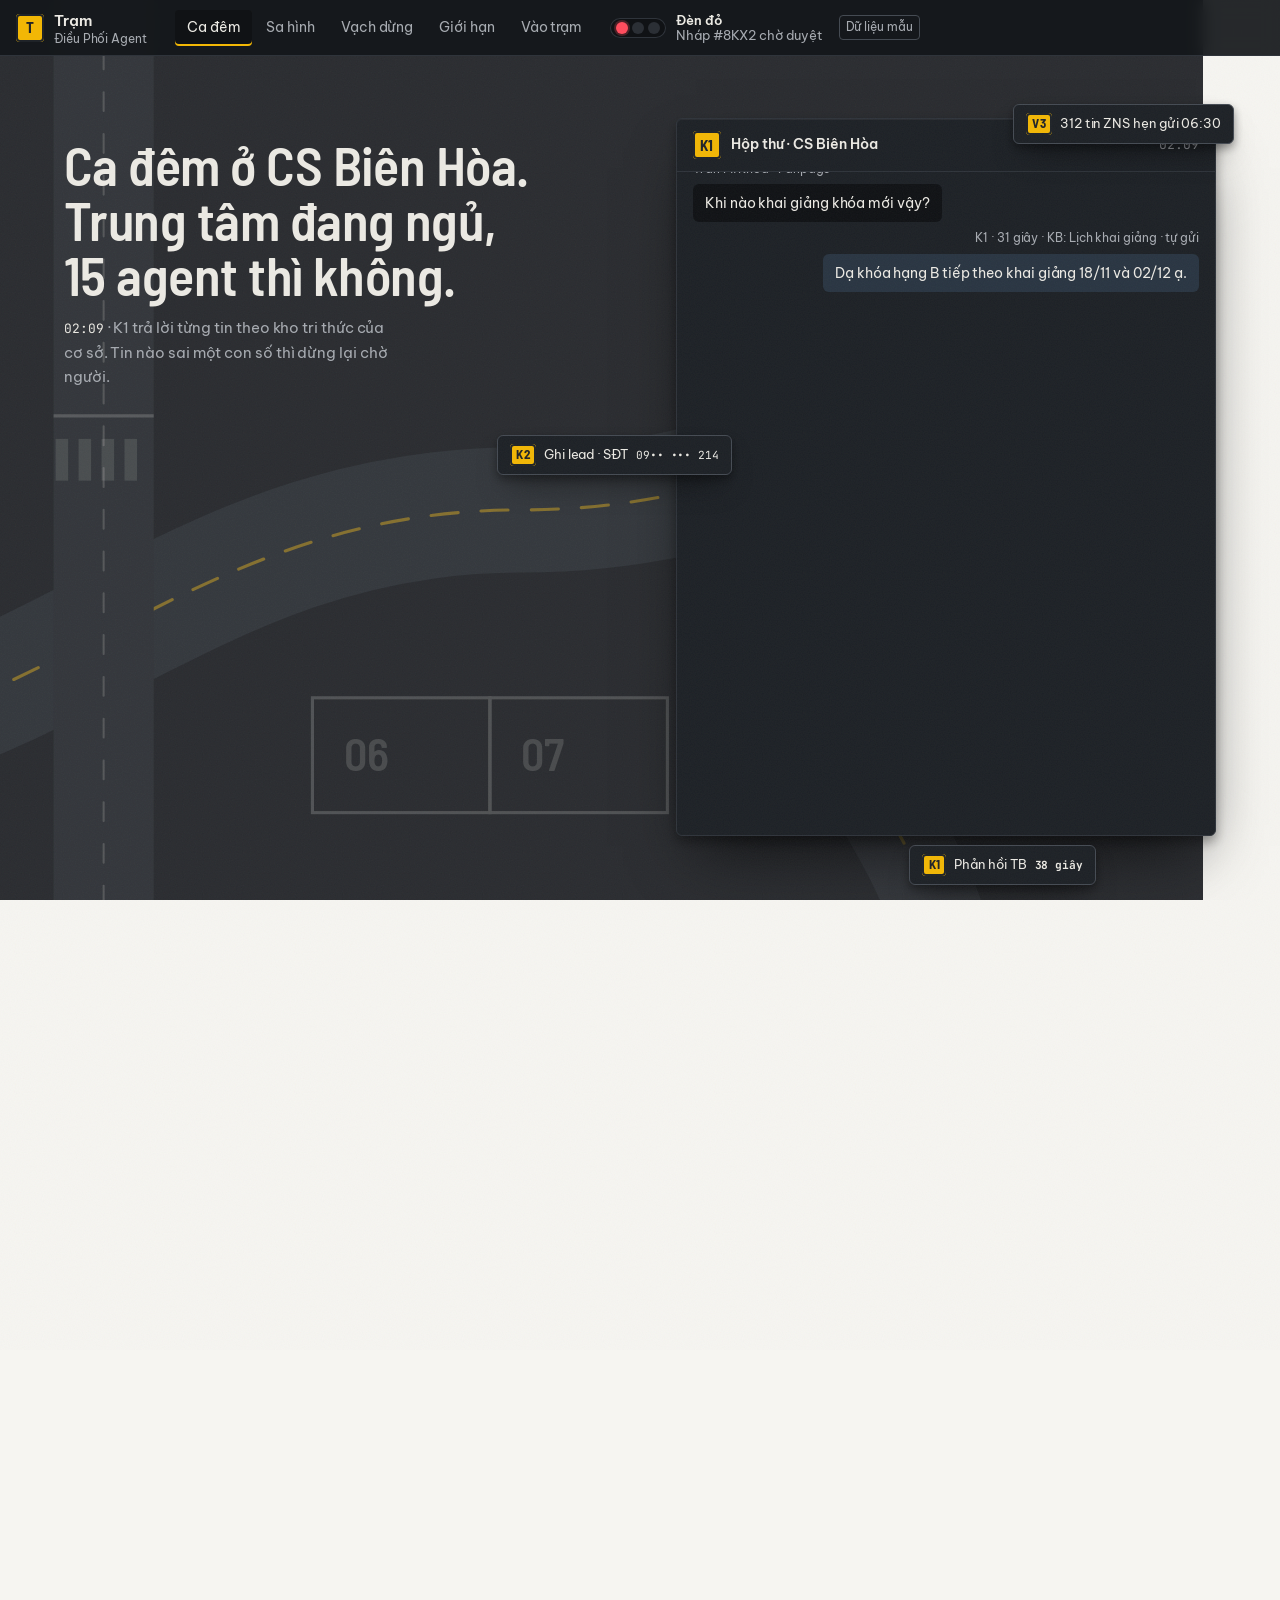
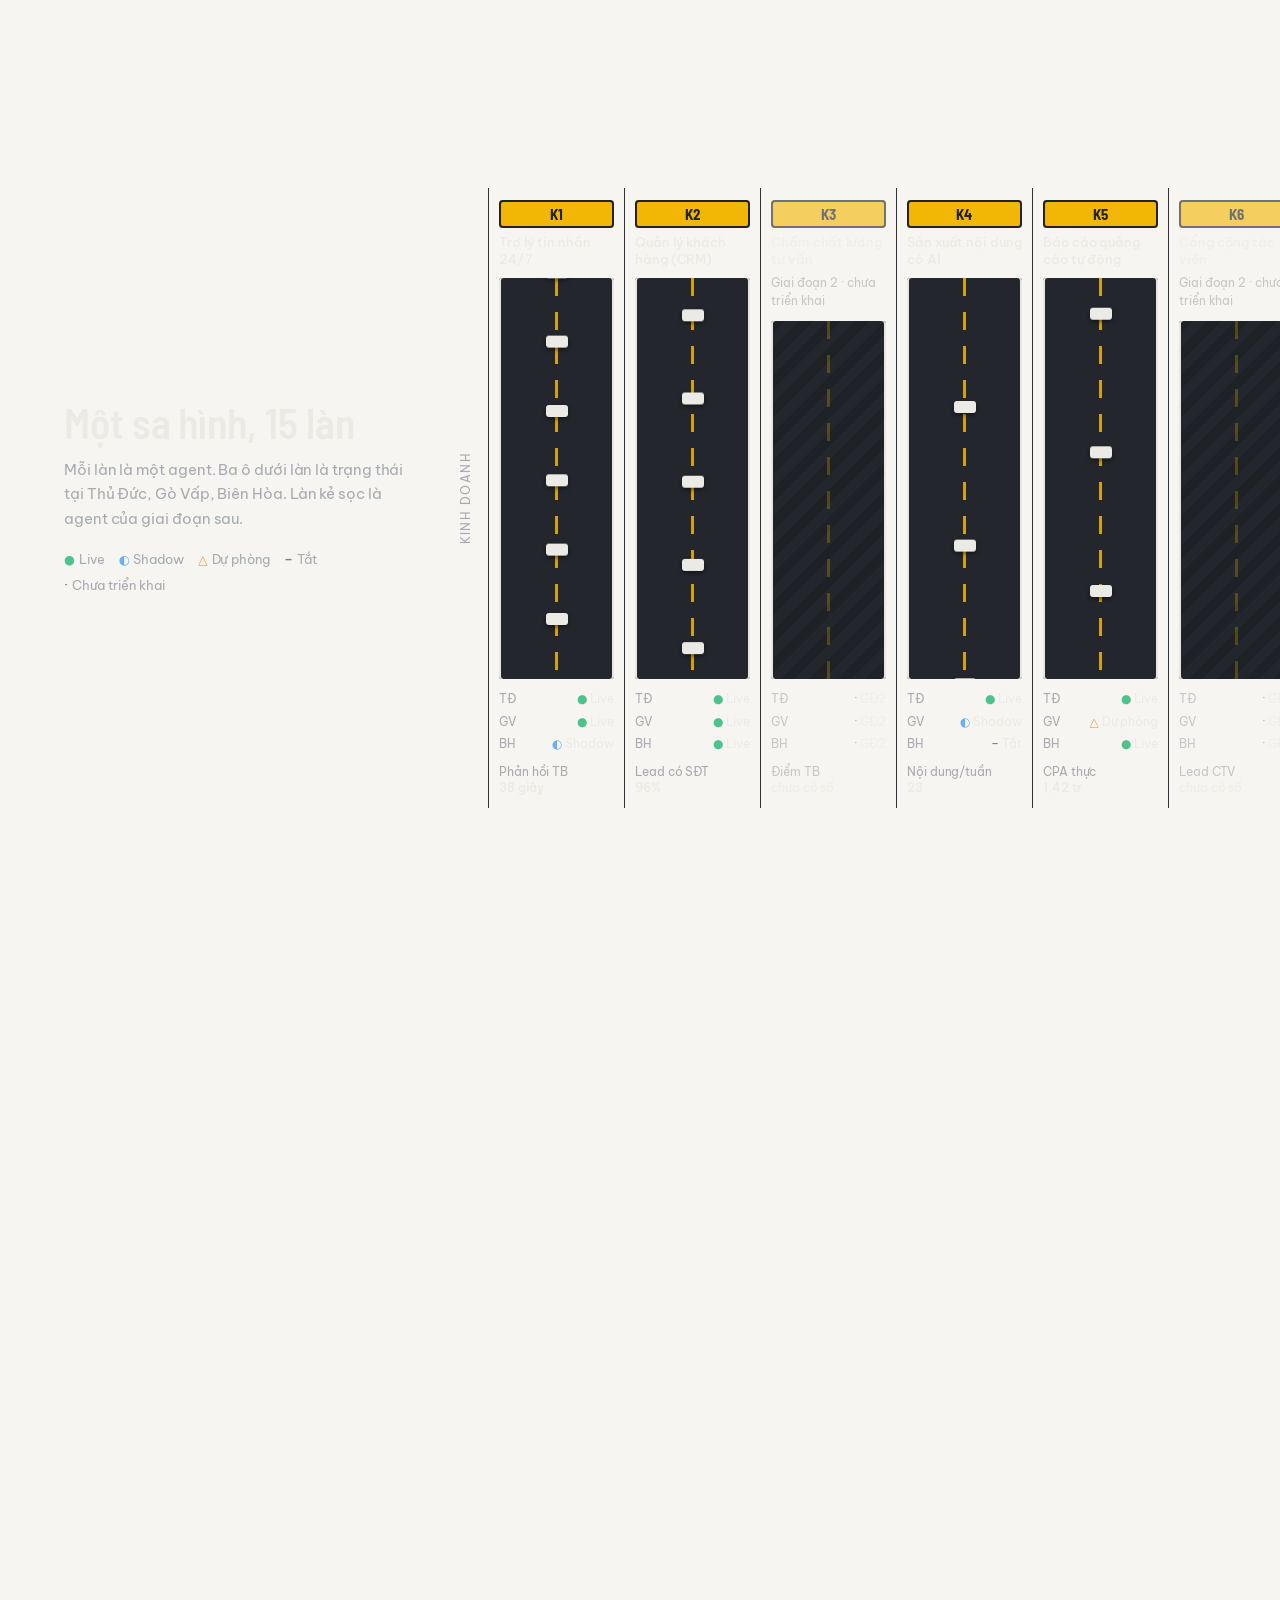
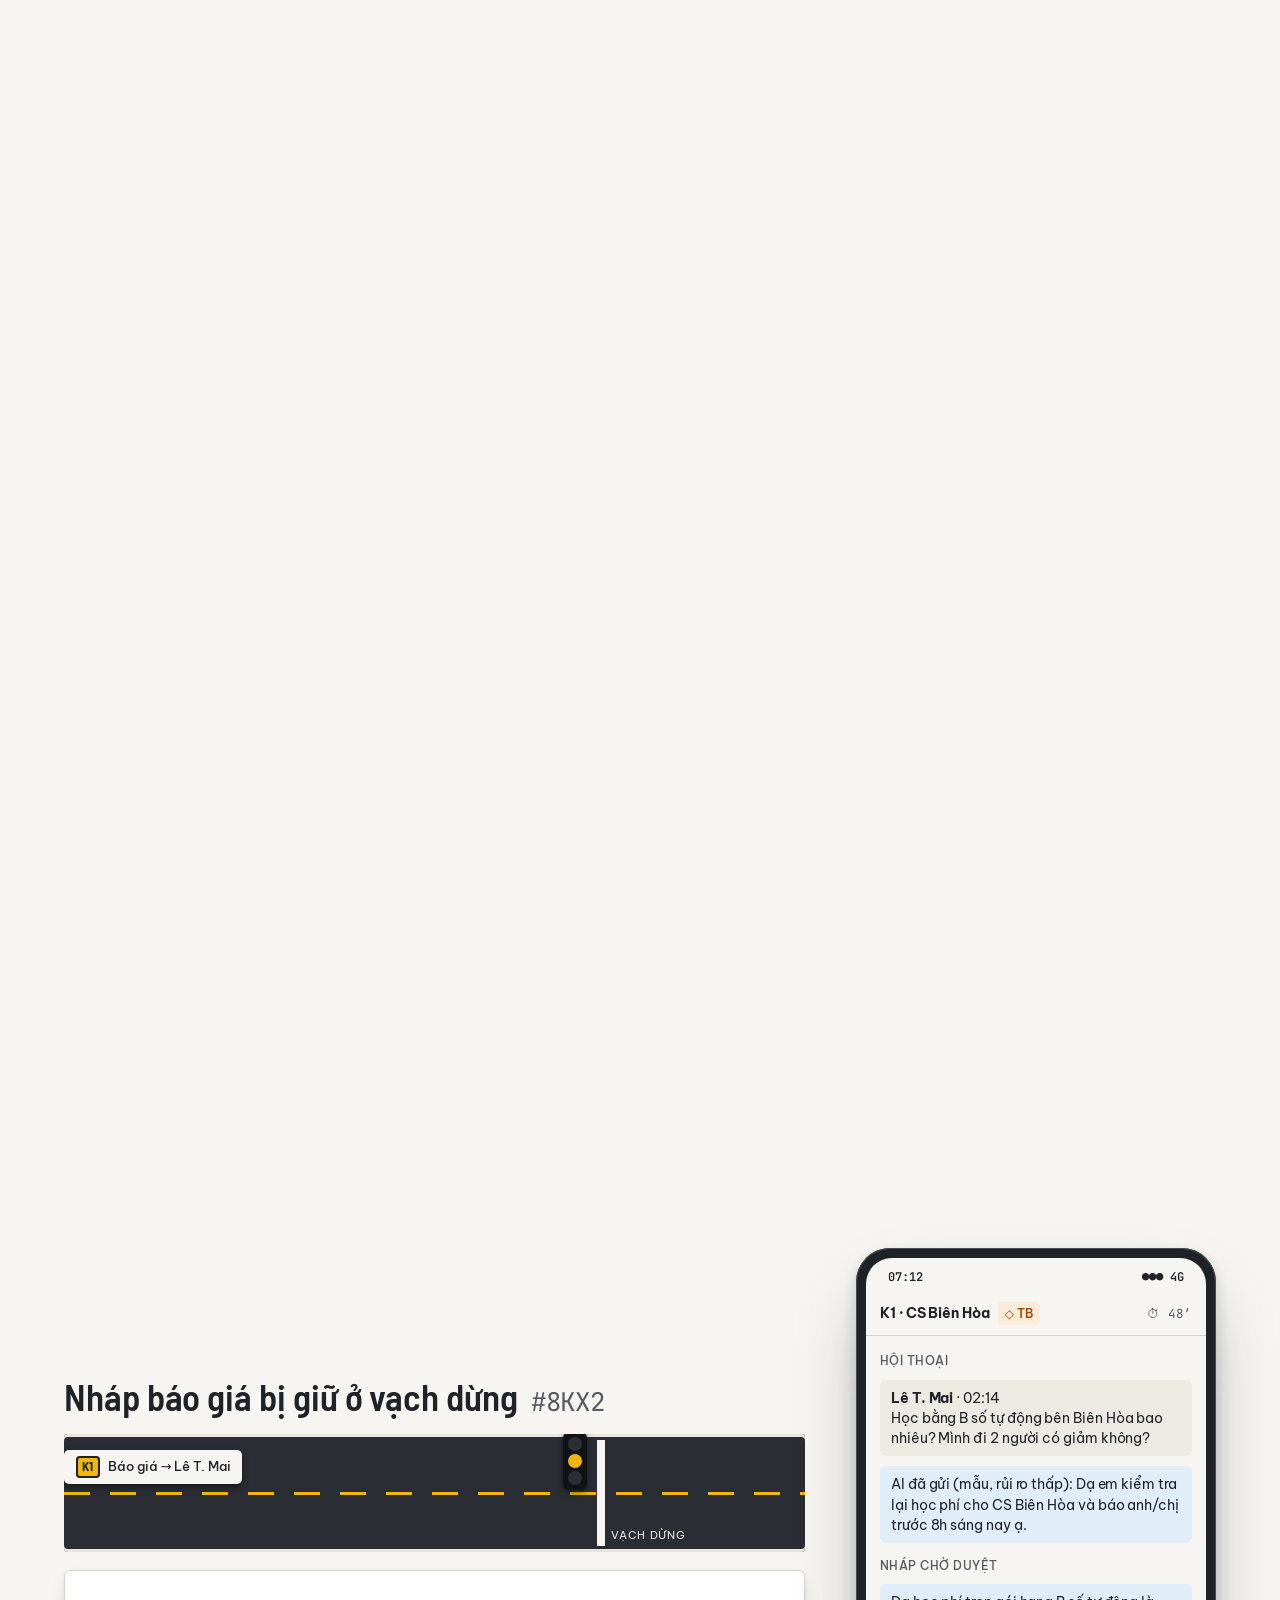
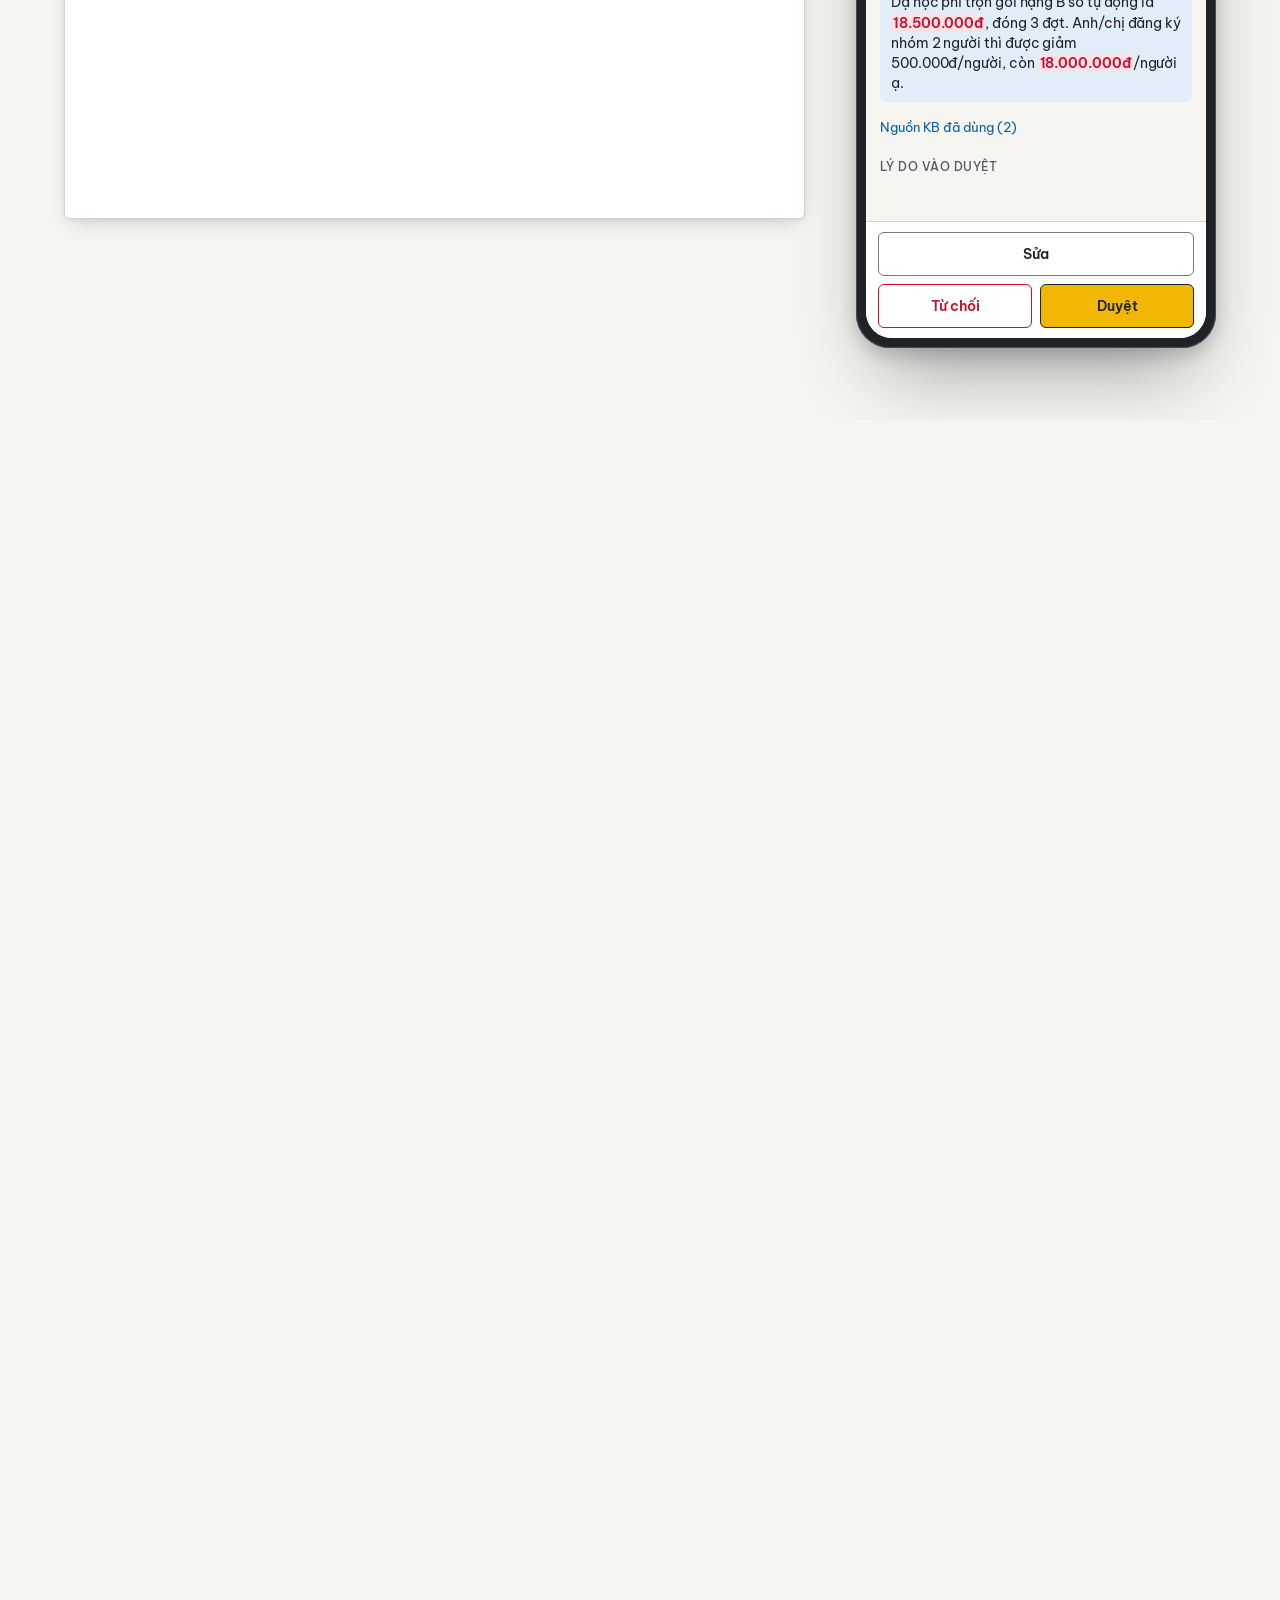
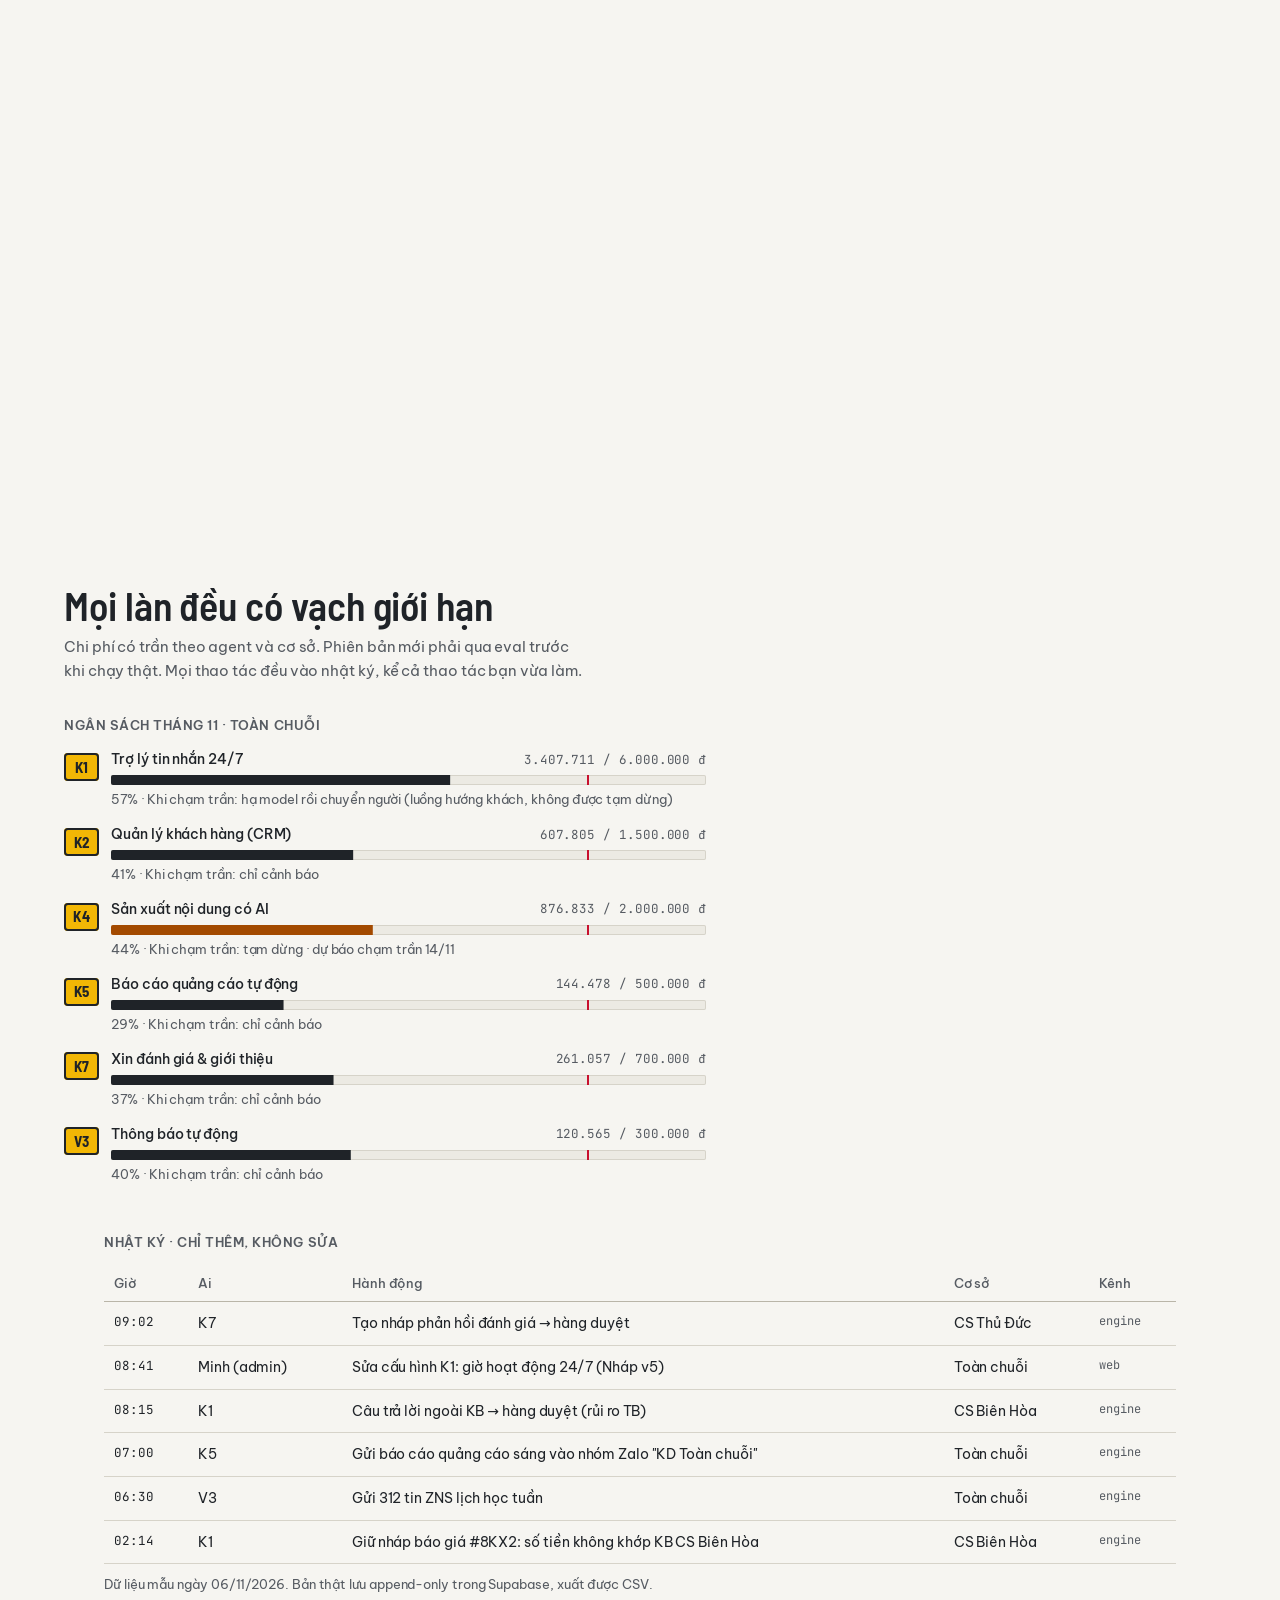
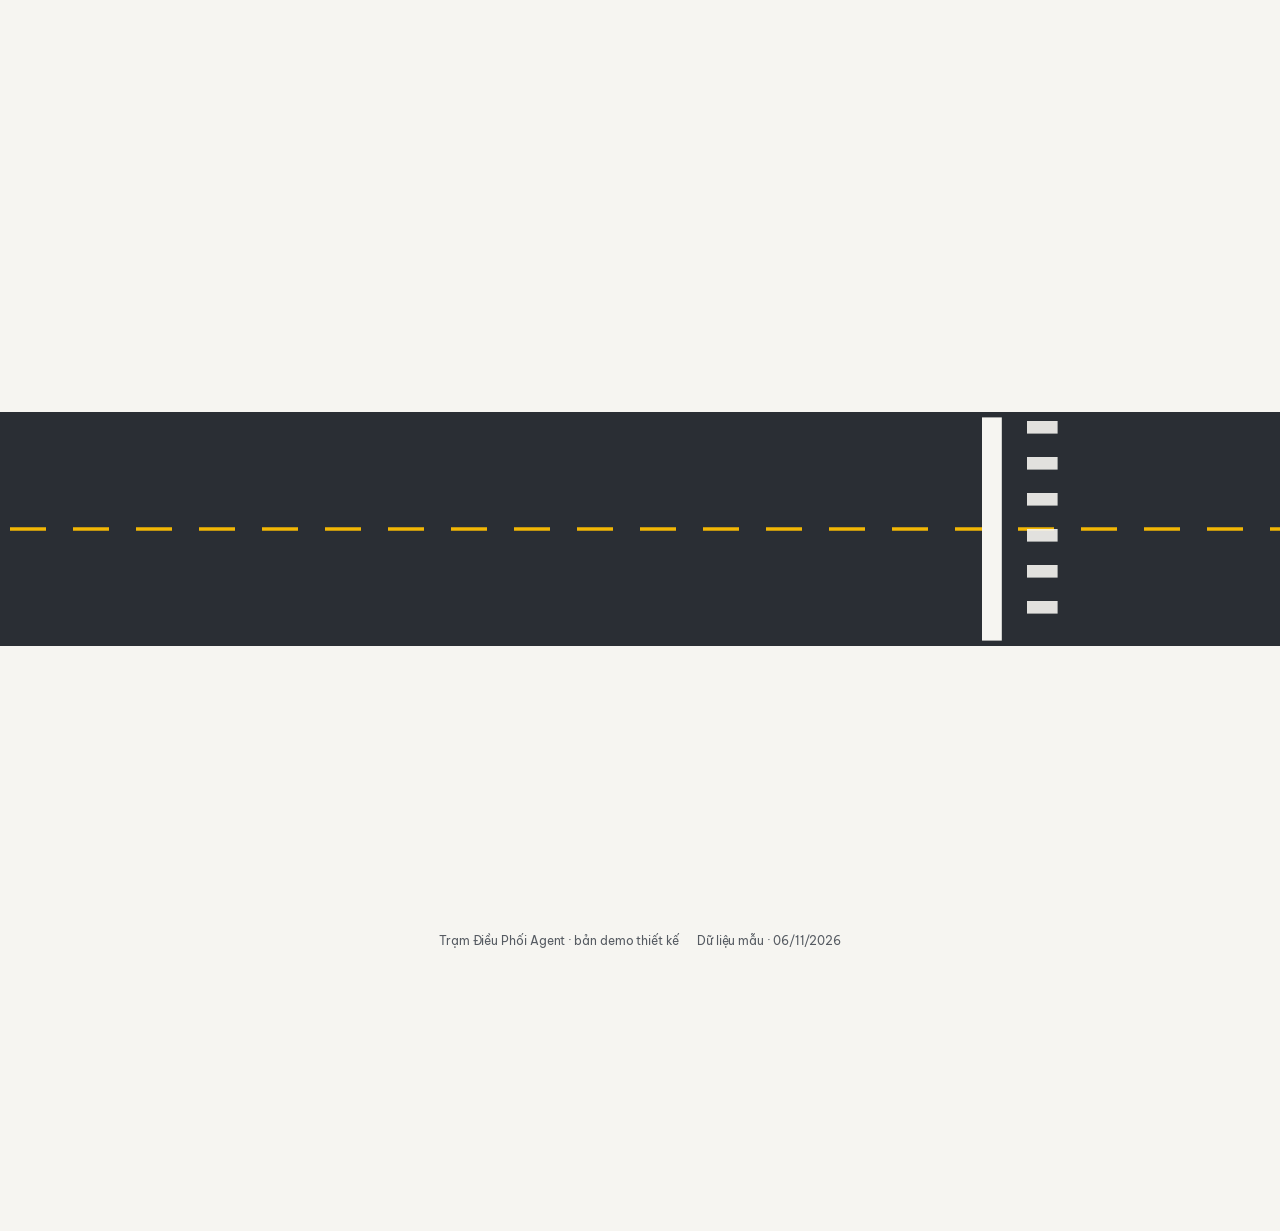
<file: index.html>
<!doctype html>
<html lang="vi">
<head>
<meta charset="utf-8">
<meta name="viewport" content="width=device-width, initial-scale=1, viewport-fit=cover">
<title>Trạm Điều Phối Agent</title>
<meta name="description" content="Bản demo thiết kế của Trạm Điều Phối Agent: 15 AI agent cho chuỗi trung tâm đào tạo lái xe, có vạch dừng cho mọi nháp rủi ro. Dữ liệu mẫu.">
<link rel="icon" href="data:image/svg+xml,<svg xmlns='http://www.w3.org/2000/svg' viewBox='0 0 32 32'><rect width='32' height='32' rx='5' fill='%23F2B705'/><text x='16' y='23' font-family='Arial' font-weight='700' font-size='19' text-anchor='middle' fill='%231F2328'>T</text></svg>">
<link rel="preconnect" href="https://fonts.googleapis.com">
<link rel="preconnect" href="https://fonts.gstatic.com" crossorigin>
<link rel="stylesheet" href="https://fonts.googleapis.com/css2?family=Barlow+Semi+Condensed:wght@500;600;700&family=Be+Vietnam+Pro:wght@400;500;600;700&family=JetBrains+Mono:wght@400;600&display=swap">
<link rel="stylesheet" href="scrollcraft.css">
<link rel="stylesheet" href="tokens.css">
<style>
  /* Trang cuộn luôn kể theo giờ: đêm ở chặng 1–2, ngày từ chặng 3. Nó có nền
     riêng theo từng chặng, không theo chế độ màu của hệ thống. */
  :root {
    --sc-canvas: #14171B; --sc-surface: #1D2126;
    --sc-ink: #ECEAE4; --sc-ink-soft: #A7ABB1;
    --sc-accent: #F2B705; --sc-accent-ink: #14171B;
    --sc-font-display: "Barlow Semi Condensed", "Be Vietnam Pro", system-ui, sans-serif;
    --sc-font-text: "Be Vietnam Pro", system-ui, sans-serif;
    --sc-font-mono: "JetBrains Mono", ui-monospace, monospace;
    --sc-r-sm: 4px; --sc-r-md: 6px; --sc-r-lg: 8px;
    --bar-h: 56px;
  }
  /* Hai nền. Khai lại token VÀ color trên cùng cây con (taste.md, Colour). */
  .g-night {
    --sc-ink: #ECEAE4; --sc-ink-soft: #A7ABB1; --sc-surface: #1D2126;
    --bg: #14171B; --panel: #1D2126; --sunk: #101215; --line: #2F343B; --line-strong: #454B53;
    --fg: #ECEAE4; --muted: #A7ABB1; --accent-fg: #14171B;
    --ok: #4CC38A; --ok-soft: #12301F; --warn: #F59A4B; --warn-soft: #3A2412;
    --bad: #FF6B7D; --bad-soft: #3D161C; --info: #6AB0F3; --info-soft: #12283E;
    --st-live: #4CC38A; --st-shadow: #6AB0F3; --st-off: #7D828A; --st-fallback: #F59A4B; --st-error: #FF6B7D;
    --road: #23272D; --road-edge: #3A3F46;
    color: var(--sc-ink);
  }
  .g-day {
    --sc-ink: #1F2328; --sc-ink-soft: #565B62; --sc-surface: #FFFFFF;
    --bg: #F6F5F1; --panel: #FFFFFF; --sunk: #ECEAE3; --line: #D6D3C9; --line-strong: #B9B5A8;
    --fg: #1F2328; --muted: #565B62; --accent-fg: #1F2328;
    --ok: #1A7347; --ok-soft: #E1F1E8; --warn: #A34A00; --warn-soft: #FDEBDA;
    --bad: #C8102E; --bad-soft: #FBE2E6; --info: #0B5FA5; --info-soft: #E1EDF8;
    --st-live: #1A7347; --st-shadow: #0B5FA5; --st-off: #767B82; --st-fallback: #A34A00; --st-error: #C8102E;
    --road: #2A2E34; --road-edge: #4A4F57;
    color: var(--sc-ink);
  }
  body { font-size: 15px; }
  .mono, code { font-family: var(--sc-font-mono); font-size: .86em; }
  .tnum { font-variant-numeric: tabular-nums; }
  .sr { position: absolute; width: 1px; height: 1px; overflow: hidden; clip: rect(0 0 0 0); white-space: nowrap; }
  .skip { position: absolute; left: 12px; top: -60px; z-index: 100; background: var(--sc-accent); color: #14171B; padding: 10px 14px; border-radius: 4px; font-weight: 600; }
  .skip:focus { top: 8px; }

  /* ---------------------------------------------------------------- chrome --
     Live surface: chrome của app thay cho nav marketing. Nó là điều hướng thật
     (nhảy chặng), và mang đèn duyệt: thứ duy nhất đi theo người xem cả trang. */
  .bar {
    position: fixed; inset: 0 0 auto 0; z-index: 60; height: var(--bar-h);
    display: flex; align-items: center; gap: 16px;
    padding: 0 max(16px, env(safe-area-inset-right)) 0 max(16px, env(safe-area-inset-left));
    background: color-mix(in oklab, var(--bg) 92%, transparent);
    border-bottom: 1px solid var(--line);
    backdrop-filter: saturate(1.2) blur(8px); -webkit-backdrop-filter: saturate(1.2) blur(8px);
    transition: background-color 240ms var(--sc-ease-out), color 240ms var(--sc-ease-out);
  }
  .brand { display: flex; align-items: center; gap: 10px; text-decoration: none; font-weight: 600; white-space: nowrap; }
  .plate {
    display: inline-grid; place-items: center; min-width: 28px; height: 28px; padding: 0 6px;
    background: var(--sc-accent); color: #1F2328; border-radius: 4px;
    font-family: var(--sc-font-display); font-weight: 700; font-size: 15px; letter-spacing: .02em;
    box-shadow: inset 0 0 0 2px #1F2328, inset 0 0 0 3px var(--sc-accent);
  }
  .brand small { display: block; font-weight: 400; font-size: 11.5px; color: var(--muted); line-height: 1.1; }
  .chapters { display: flex; gap: 2px; margin: 0 auto 0 12px; padding: 0; list-style: none; }
  .chapters a {
    display: inline-flex; align-items: center; height: 36px; padding: 0 12px; border-radius: 4px;
    text-decoration: none; font-size: 13.5px; color: var(--muted);
    transition: background-color 160ms var(--sc-ease-out), color 160ms var(--sc-ease-out);
  }
  .chapters a:hover { color: var(--fg); background: var(--sunk); }
  .chapters a[aria-current="step"] { color: var(--fg); background: var(--sunk); box-shadow: inset 0 -2px 0 var(--sc-accent); }
  .sample { font-size: 11.5px; color: var(--muted); border: 1px solid var(--line-strong); border-radius: 4px; padding: 2px 6px; white-space: nowrap; }

  /* Đèn duyệt (tương tác đặc trưng). Ba đèn, luôn kèm chữ: màu không phải
     kênh duy nhất. */
  .light { display: flex; align-items: center; gap: 10px; }
  .lamps { display: grid; grid-auto-flow: column; gap: 4px; padding: 4px 6px; background: #101215; border-radius: 12px; box-shadow: inset 0 0 0 1px #2F343B; }
  .lamp { width: 12px; height: 12px; border-radius: 50%; background: #2B2F35; transition: background-color 240ms var(--sc-ease-out), box-shadow 240ms var(--sc-ease-out); }
  .light[data-state="red"] .lamp--r { background: #FF4D5E; box-shadow: 0 0 0 2px rgb(255 77 94 / .25); }
  .light[data-state="amber"] .lamp--a { background: #F2B705; box-shadow: 0 0 0 2px rgb(242 183 5 / .25); }
  .light[data-state="green"] .lamp--g { background: #3DD68C; box-shadow: 0 0 0 2px rgb(61 214 140 / .25); }
  .light__txt { font-size: 12.5px; line-height: 1.2; max-width: 22ch; }
  .light__txt b { display: block; font-weight: 600; }
  .light__txt span { color: var(--muted); }
  .bar.is-stopped { box-shadow: inset 0 -3px 0 var(--bad); }

  .stopbanner {
    position: fixed; z-index: 59; inset: var(--bar-h) 0 auto 0; display: none;
    align-items: center; gap: 12px; flex-wrap: wrap; padding: 10px 16px;
    background: #C8102E; color: #fff; font-size: 14px;
  }
  .stopbanner.is-on { display: flex; }
  .stopbanner button { min-height: 36px; padding: 0 12px; border: 1px solid rgb(255 255 255 / .7); background: transparent; color: #fff; border-radius: 4px; font-weight: 600; cursor: pointer; }
  .stopbanner button:hover { background: rgb(255 255 255 / .12); }

  /* --------------------------------------------------------- 1 · Ca đêm --
     Bốn lớp: sa hình xa (chậm nhất), panel hộp thư (chủ thể), thẻ agent gần
     (nhanh nhất, đè lên mép panel), hạt nhiễu (khí quyển). */
  .hero { display: grid; }
  .hero__far, .hero__mid, .hero__near { position: absolute; inset: 0; }
  .hero__far svg { position: absolute; left: -6%; top: -4%; width: 112%; height: 116%; opacity: .9; }
  .hero__far { filter: blur(.4px); }
  .hero__head { position: absolute; z-index: 5; left: max(var(--sc-gutter), 16px); top: calc(var(--bar-h) + clamp(28px, 9vh, 96px)); max-width: 30rem; }
  .hero__head h1 {
    margin: 0; font-family: var(--sc-font-display); font-weight: 600; font-size: clamp(2rem, 1.3rem + 2.6vw, 3.4rem);
    line-height: 1.02; letter-spacing: -.01em; text-wrap: balance;
  }
  .hero__status { margin: 14px 0 0; color: var(--muted); font-size: 15px; max-width: 34ch; }
  .hero__status .mono { color: var(--fg); }
  .inbox {
    position: absolute; right: max(var(--sc-gutter), 16px); top: calc(var(--bar-h) + 6vh); bottom: 8vh;
    width: min(540px, 46vw); display: flex; flex-direction: column;
    background: var(--panel); border: 1px solid var(--line); border-radius: 6px;
    box-shadow: 0 6px 12px rgb(0 0 0 / .35), 0 30px 60px -20px rgb(0 0 0 / .7), inset 0 1px 0 rgb(255 255 255 / .05);
  }
  .inbox__top { display: flex; align-items: center; gap: 10px; padding: 12px 16px; border-bottom: 1px solid var(--line); font-size: 13.5px; }
  .inbox__top b { font-weight: 600; }
  .inbox__top .clock { margin-left: auto; font-family: var(--sc-font-mono); font-size: 13px; color: var(--muted); }
  .inbox__feed { flex: 1; display: flex; flex-direction: column; justify-content: flex-end; gap: 14px; padding: 16px; overflow: hidden; }
  .turn { display: grid; gap: 6px; opacity: 0; transform: translateY(10px); transition: opacity 260ms var(--sc-ease-out), transform 260ms var(--sc-ease-out); }
  .turn.is-on { opacity: 1; transform: none; }
  .turn.is-gone { display: none; }
  .msg { max-width: 88%; padding: 9px 12px; border-radius: 6px; font-size: 14px; line-height: 1.45; }
  .msg--c { background: var(--sunk); justify-self: start; }
  .msg--ai { background: color-mix(in oklab, var(--info) 16%, var(--panel)); justify-self: end; }
  .who { font-size: 12px; color: var(--muted); display: flex; gap: 8px; flex-wrap: wrap; }
  .who--r { justify-self: end; }
  .held {
    justify-self: end; display: flex; align-items: center; gap: 8px; max-width: 92%;
    padding: 8px 12px; border-radius: 6px; font-size: 13.5px;
    background: var(--warn-soft); color: var(--warn); box-shadow: inset 0 0 0 1px color-mix(in oklab, var(--warn) 45%, transparent);
  }
  .held b { font-weight: 600; }
  .chip {
    position: absolute; display: flex; align-items: center; gap: 8px; padding: 8px 12px; font-size: 13px;
    background: var(--panel); border: 1px solid var(--line-strong); border-radius: 6px; white-space: nowrap;
    box-shadow: 0 4px 10px rgb(0 0 0 / .4), 0 16px 30px -12px rgb(0 0 0 / .6);
  }
  .chip .plate { min-width: 24px; height: 22px; font-size: 13px; }
  .chip--1 { right: calc(max(var(--sc-gutter), 16px) + min(540px, 46vw) - 56px); top: 46vh; }
  .chip--2 { right: calc(max(var(--sc-gutter), 16px) - 18px); top: calc(var(--bar-h) + 3vh); }
  .chip--3 { right: calc(max(var(--sc-gutter), 16px) + 120px); bottom: 4vh; }

  /* ---------------------------------------------------------- 2 · Sa hình -- */
  .lanes-stage { display: flex; flex-direction: column; justify-content: center; padding-top: var(--bar-h); }
  .rail { align-items: stretch; gap: 0; padding-inline: max(var(--sc-gutter), 16px); height: min(72vh, 620px); }
  .rail__lead { flex: 0 0 min(380px, 80vw); padding-right: 40px; display: flex; flex-direction: column; justify-content: center; gap: 14px; }
  .rail__lead h2 { margin: 0; font-family: var(--sc-font-display); font-weight: 600; font-size: clamp(1.8rem, 1.2rem + 1.8vw, 2.6rem); line-height: 1.04; }
  .rail__lead p { margin: 0; color: var(--muted); max-width: 34ch; }
  .legend { display: flex; flex-wrap: wrap; gap: 6px 14px; margin: 4px 0 0; padding: 0; list-style: none; font-size: 12.5px; color: var(--muted); }
  .legend b { font-weight: 600; margin-right: 4px; }
  .grouplabel { flex: 0 0 44px; display: flex; align-items: center; justify-content: center; }
  .grouplabel span { writing-mode: vertical-rl; transform: rotate(180deg); font-size: 12px; letter-spacing: .12em; text-transform: uppercase; color: var(--muted); }
  .lane {
    flex: 0 0 136px; display: grid; grid-template-rows: auto 1fr auto auto; gap: 10px;
    padding: 12px 10px; border-left: 1px solid var(--line);
  }
  .lane:last-of-type { border-right: 1px solid var(--line); }
  .lane header { display: grid; gap: 6px; min-height: 64px; }
  .lane h3 { margin: 0; font-size: 13px; font-weight: 500; line-height: 1.3; }
  .road {
    position: relative; border-radius: 3px; overflow: hidden; min-height: 120px;
    background: var(--road); box-shadow: inset 2px 0 0 #E9E6DD, inset -2px 0 0 #E9E6DD;
  }
  .road::before { /* vạch giữa đứt quãng */
    content: ""; position: absolute; left: calc(50% - 1.5px); top: 0; bottom: 0; width: 3px;
    background: repeating-linear-gradient(to bottom, #F2B705 0 18px, transparent 18px 34px);
    opacity: .85;
  }
  .road .dot { position: absolute; left: calc(50% - 11px); width: 22px; height: 12px; border-radius: 3px; background: #ECEAE4; box-shadow: 0 2px 4px rgb(0 0 0 / .5); will-change: transform; top: 0; }
  .lane[data-plan] .road { background: repeating-linear-gradient(135deg, #1E2126 0 10px, #23272D 10px 20px); }
  .lane[data-plan] .road::before { opacity: .25; }
  .lane[data-plan] header, .lane[data-plan] .cs, .lane[data-plan] .kpi { opacity: .62; }
  .phase { font-size: 11.5px; color: var(--muted); }
  .cs { display: grid; gap: 3px; margin: 0; font-size: 12px; }
  .cs div { display: flex; justify-content: space-between; gap: 6px; }
  .cs dt { color: var(--muted); }
  .cs dd { margin: 0; white-space: nowrap; }
  .st { color: var(--fg); }
  .st i { font-style: normal; margin-right: 3px; color: var(--c, currentColor); }
  .kpi { margin: 0; font-size: 12px; color: var(--muted); line-height: 1.35; min-height: 2.7em; }
  .kpi b { color: var(--fg); font-weight: 600; display: block; }
  .rail__end { flex: 0 0 max(24px, 6vw); }

  /* ------------------------------------------------- 3 · Vạch dừng (đỉnh) -- */
  .stop { display: grid; grid-template-columns: minmax(0, 1fr) 360px; gap: clamp(20px, 4vw, 64px); align-items: center;
    padding: calc(var(--bar-h) + 24px) max(var(--sc-gutter), 16px) 24px; }
  .stop__left { display: grid; gap: 18px; align-content: center; min-width: 0; }
  .stop__title { margin: 0; font-family: var(--sc-font-display); font-weight: 600; font-size: clamp(1.6rem, 1.1rem + 1.5vw, 2.3rem); line-height: 1.05; }
  .stop__title .mono { font-size: .7em; color: var(--muted); font-weight: 400; margin-left: 6px; }
  .street { position: relative; height: 118px; border-radius: 4px; background: var(--road); overflow: hidden;
    box-shadow: inset 0 3px 0 #E9E6DD, inset 0 -3px 0 #E9E6DD; }
  .street::before { content: ""; position: absolute; left: 0; right: 0; top: calc(50% - 1.5px); height: 3px;
    background: repeating-linear-gradient(to right, #F2B705 0 26px, transparent 26px 46px); }
  .street__stopline { position: absolute; top: 6px; bottom: 6px; left: 72%; width: 8px; background: #F6F5F1; }
  .street__label { position: absolute; left: calc(72% + 14px); bottom: 8px; font-size: 11px; color: #ECEAE4; letter-spacing: .06em; text-transform: uppercase; }
  .street__staff { position: absolute; right: 10px; top: 10px; font-size: 11px; color: #A7ABB1; }
  .car {
    position: absolute; left: 0; top: 16px; display: flex; align-items: center; gap: 8px; height: 34px; padding: 0 12px;
    background: #F6F5F1; color: #1F2328; border-radius: 5px; font-size: 13px; font-weight: 500; white-space: nowrap;
    box-shadow: 0 3px 6px rgb(0 0 0 / .5); will-change: transform;
  }
  .car .plate { min-width: 24px; height: 22px; font-size: 13px; }
  .car.is-go { transition: transform 900ms var(--sc-ease-out); }
  .post { position: absolute; left: calc(72% - 34px); top: -2px; display: grid; gap: 3px; padding: 5px; background: #101215; border-radius: 6px; box-shadow: 0 2px 6px rgb(0 0 0 / .5); }
  .post .lamp { width: 14px; height: 14px; }
  .post[data-state="red"] .lamp--r { background: #FF4D5E; }
  .post[data-state="amber"] .lamp--a { background: #F2B705; }
  .post[data-state="green"] .lamp--g { background: #3DD68C; }

  .guard { margin: 0; padding: 0; list-style: none; display: grid; gap: 0; background: var(--panel); border: 1px solid var(--line); border-radius: 6px; box-shadow: var(--e-2); }
  .guard li { display: grid; grid-template-columns: 9.5rem minmax(0, 1fr); gap: 12px; padding: 12px 16px; border-top: 1px solid var(--line); font-size: 14px; line-height: 1.45; }
  .guard li:first-child { border-top: 0; }
  .guard .k { color: var(--muted); font-size: 12.5px; padding-top: 1px; }
  .guard .v b { font-weight: 600; }
  .guard .price { font-family: var(--sc-font-mono); font-size: 13.5px; }
  .guard .strike { text-decoration: line-through; text-decoration-color: var(--bad); text-decoration-thickness: 2px; }
  .verdict { background: var(--bad-soft); }
  .verdict .v { color: var(--bad); font-weight: 600; }
  .guard li[data-sc-cue] { will-change: opacity; }

  /* Điện thoại: trang duyệt /d/8KX2 bằng markup thật. */
  .phone {
    position: relative; width: min(360px, 100%); height: min(700px, calc(100svh - var(--bar-h) - 48px));
    border-radius: 34px; padding: 10px; background: #1F2328;
    box-shadow: 0 8px 16px rgb(31 35 40 / .18), 0 40px 80px -24px rgb(31 35 40 / .45), inset 0 0 0 1px #454B53;
  }
  .screen { position: relative; height: 100%; border-radius: 26px; overflow: hidden; background: #F6F5F1; color: #1F2328; display: flex; flex-direction: column; }
  .screen__sys { display: flex; justify-content: space-between; padding: 10px 22px 6px; font-size: 12px; font-weight: 600; font-family: var(--sc-font-mono); }
  .view { position: absolute; inset: 34px 0 0 0; display: flex; flex-direction: column; opacity: 0; visibility: hidden; transition: opacity 220ms var(--sc-ease-out), visibility 0s linear 220ms; }
  .view.is-on { opacity: 1; visibility: visible; transition: opacity 220ms var(--sc-ease-out); }
  .chat__head { padding: 10px 16px; border-bottom: 1px solid #D6D3C9; font-size: 14px; }
  .chat__head small { display: block; color: #565B62; font-size: 12px; }
  .chat__body { flex: 1; padding: 14px; display: flex; flex-direction: column; justify-content: flex-end; gap: 10px; }
  .bot { background: #fff; border: 1px solid #D6D3C9; border-radius: 8px; padding: 12px; font-size: 13.5px; line-height: 1.5; opacity: 0; transform: translateY(8px); transition: opacity 240ms var(--sc-ease-out), transform 240ms var(--sc-ease-out); }
  .bot.is-on { opacity: 1; transform: none; }
  .bot p { margin: 0 0 4px; }
  .bot .risk { color: #A34A00; font-weight: 600; }
  .linkbtn { display: flex; align-items: center; justify-content: center; gap: 6px; width: 100%; min-height: 44px; margin-top: 10px; border: 0; border-radius: 6px; background: #0B5FA5; color: #fff; font-weight: 600; font-size: 14px; cursor: pointer; }
  .linkbtn:hover { background: #094F8A; }
  .ap__head { display: flex; align-items: center; gap: 8px; padding: 10px 14px; border-bottom: 1px solid #D6D3C9; font-size: 13.5px; }
  .ap__head .timer { margin-left: auto; font-family: var(--sc-font-mono); font-size: 12.5px; color: #565B62; }
  .rk { display: inline-flex; align-items: center; gap: 4px; padding: 2px 7px; border-radius: 4px; font-size: 12px; font-weight: 600; }
  .rk--mid { background: #FDEBDA; color: #A34A00; }
  .rk--high { background: #FBE2E6; color: #C8102E; }
  .rk--low { background: #E1F1E8; color: #1A7347; }
  .ap__body { flex: 1; overflow: auto; padding: 12px 14px 16px; display: grid; gap: 10px; align-content: start; font-size: 13.5px; line-height: 1.5; }
  .ap__body h3 { margin: 4px 0 0; font-size: 11.5px; color: #565B62; font-weight: 500; letter-spacing: .04em; text-transform: uppercase; }
  .bub { padding: 8px 11px; border-radius: 6px; background: #ECEAE3; }
  .bub--ai { background: #E1EDF8; }
  .bub--ai.is-wrong .bad-num { background: #FBE2E6; color: #C8102E; border-radius: 3px; padding: 0 2px; font-weight: 600; }
  details.src { font-size: 12.5px; }
  details.src summary { cursor: pointer; color: #0B5FA5; min-height: 32px; display: flex; align-items: center; }
  details.src ul { margin: 4px 0 0; padding-left: 18px; color: #565B62; }
  .ap__bar { display: grid; grid-template-columns: 1fr 1fr; gap: 8px; padding: 10px 12px calc(10px + env(safe-area-inset-bottom)); border-top: 1px solid #D6D3C9; background: #fff; }
  .ap__bar .wide { grid-column: 1 / -1; }
  .btn { display: inline-flex; align-items: center; justify-content: center; gap: 6px; min-height: 44px; padding: 0 14px; border-radius: 6px; border: 1px solid #767B82; background: #fff; color: #1F2328; font-weight: 600; font-size: 14px; cursor: pointer; transition: background-color 140ms var(--sc-ease-out), transform 120ms var(--sc-ease-out); }
  .btn:hover { background: #ECEAE3; }
  .btn:active { transform: translateY(1px); }
  .btn--go { background: #F2B705; border-color: #1F2328; color: #1F2328; }
  .btn--go:hover { background: #E0A800; }
  .btn--no { color: #C8102E; border-color: #C8102E; }
  .btn:disabled { opacity: .5; cursor: not-allowed; }
  .ap__edit textarea { width: 100%; min-height: 150px; padding: 10px; border: 1px solid #767B82; border-radius: 6px; background: #fff; font-size: 14px; line-height: 1.5; resize: vertical; }
  .hint { font-size: 12.5px; color: #565B62; margin: 0; }
  .suggest { justify-self: start; min-height: 36px; padding: 0 10px; border: 1px dashed #0B5FA5; background: #E1EDF8; color: #0B5FA5; border-radius: 4px; font-size: 13px; font-weight: 600; cursor: pointer; }
  .check { display: flex; gap: 8px; align-items: center; font-size: 13.5px; min-height: 36px; }
  .check input { width: 18px; height: 18px; }
  .reasons { display: flex; flex-wrap: wrap; gap: 6px; }
  .reasons label { display: inline-flex; align-items: center; gap: 6px; min-height: 40px; padding: 0 10px; border: 1px solid #767B82; border-radius: 4px; font-size: 13.5px; cursor: pointer; }
  .reasons input:checked + span { font-weight: 600; }
  .reasons label:has(input:checked) { background: #1F2328; color: #F6F5F1; border-color: #1F2328; }
  .done { padding: 18px 16px; display: grid; gap: 10px; align-content: start; font-size: 14px; }
  .done__mark { width: 44px; height: 44px; border-radius: 50%; display: grid; place-items: center; font-size: 22px; font-weight: 700; }
  .done--ok .done__mark { background: #E1F1E8; color: #1A7347; }
  .done--warn .done__mark { background: #FDEBDA; color: #A34A00; }
  .done--neutral .done__mark { background: #ECEAE3; color: #1F2328; }
  .done h3 { margin: 0; font-size: 17px; }
  .done p { margin: 0; color: #565B62; }
  .toast { position: absolute; left: 12px; right: 12px; bottom: 84px; display: flex; align-items: center; gap: 10px; padding: 10px 12px; background: #1F2328; color: #F6F5F1; border-radius: 6px; font-size: 13.5px; box-shadow: var(--e-3); }
  .toast[hidden] { display: none; }
  .toast button { margin-left: auto; min-height: 36px; padding: 0 10px; background: transparent; color: #F2B705; border: 1px solid #F2B705; border-radius: 4px; font-weight: 600; cursor: pointer; }

  /* ---------------------------------------------------------- 4 · Giới hạn -- */
  .limits { padding-top: calc(var(--sc-section) * .6 + var(--bar-h)); padding-bottom: clamp(32px, 4vw, 64px); }
  .limits__grid { display: grid; grid-template-columns: minmax(0, 7fr) minmax(0, 5fr); gap: clamp(24px, 4vw, 56px); align-items: start; }
  .limits h2 { margin: 0 0 8px; font-family: var(--sc-font-display); font-weight: 600; font-size: clamp(1.7rem, 1.2rem + 1.6vw, 2.5rem); line-height: 1.05; text-wrap: balance; }
  .limits .lede { margin: 0 0 32px; color: var(--muted); max-width: 52ch; }
  .blk h3 { margin: 0 0 12px; font-size: 13px; font-weight: 600; letter-spacing: .04em; text-transform: uppercase; color: var(--muted); }
  .budget { margin: 0; padding: 0; list-style: none; display: grid; gap: 14px; }
  .budget li { display: grid; grid-template-columns: 2.2rem minmax(0, 1fr) auto; gap: 4px 12px; align-items: center; font-size: 14px; }
  .budget .plate { grid-row: span 2; }
  .budget .nm { font-weight: 500; }
  .budget .num { font-family: var(--sc-font-mono); font-size: 12.5px; color: var(--muted); text-align: right; }
  .meter { grid-column: 2 / -1; position: relative; height: 10px; border-radius: 2px; background: var(--sunk); box-shadow: inset 0 0 0 1px var(--line); overflow: hidden; }
  .meter i { position: absolute; inset: 0 auto 0 0; width: 100%; transform-origin: 0 50%; transform: scaleX(0); background: var(--fg); transition: transform 900ms var(--sc-ease-out); }
  .meter.is-warn i { background: var(--warn); }
  .meter::after { content: ""; position: absolute; left: 80%; top: -2px; bottom: -2px; width: 2px; background: var(--bad); }
  .budget .cap { grid-column: 2 / -1; font-size: 12.5px; color: var(--muted); }
  .gate { display: grid; gap: 14px; }
  .life { display: grid; grid-template-columns: repeat(5, minmax(0, 1fr)); gap: 2px; margin: 0; padding: 0; list-style: none; font-size: 12px; }
  .life li { padding: 8px 4px; text-align: center; background: var(--sunk); color: var(--muted); }
  .life li:first-child { border-radius: 4px 0 0 4px; }
  .life li:last-child { border-radius: 0 4px 4px 0; }
  .life .is-done { background: var(--ok-soft); color: var(--ok); }
  .life .is-now { background: var(--accent); color: #1F2328; font-weight: 600; }
  .facts { margin: 0; display: grid; gap: 8px; font-size: 14px; }
  .facts div { display: flex; justify-content: space-between; gap: 12px; padding-bottom: 8px; border-bottom: 1px solid var(--line); }
  .facts dt { color: var(--muted); }
  .facts dd { margin: 0; font-weight: 600; text-align: right; }
  .callout { padding: 12px 14px; border-radius: 6px; font-size: 14px; background: var(--info-soft); color: var(--fg); box-shadow: inset 0 0 0 1px color-mix(in oklab, var(--info) 35%, transparent); }
  .callout--warn { background: var(--warn-soft); box-shadow: inset 0 0 0 1px color-mix(in oklab, var(--warn) 40%, transparent); }
  .callout--ok { background: var(--ok-soft); box-shadow: inset 0 0 0 1px color-mix(in oklab, var(--ok) 35%, transparent); }
  .callout a { font-weight: 600; }
  .estop { display: flex; align-items: center; gap: 14px; flex-wrap: wrap; padding: 14px; border: 1px solid var(--line-strong); border-radius: 6px; }
  .estop p { margin: 0; flex: 1 1 16rem; font-size: 14px; color: var(--muted); }
  .btn-stop { min-height: 44px; padding: 0 16px; border-radius: 6px; border: 2px solid var(--bad); background: var(--bad); color: #fff; font-weight: 700; cursor: pointer; }
  .btn-stop:hover { filter: brightness(.94); }
  .log { margin-top: 48px; }
  .log table { width: 100%; border-collapse: collapse; font-size: 14px; }
  .log th { text-align: left; font-weight: 500; font-size: 12.5px; color: var(--muted); padding: 8px 10px; border-bottom: 1px solid var(--line-strong); }
  .log td { padding: 10px; border-bottom: 1px solid var(--line); vertical-align: top; }
  .log td:first-child { font-family: var(--sc-font-mono); font-size: 12.5px; white-space: nowrap; }
  .log .ch { font-family: var(--sc-font-mono); font-size: 12px; color: var(--muted); }
  .log tr.is-you td { background: var(--accent-soft, #FCEFC0); }
  .log caption { text-align: left; font-size: 12.5px; color: var(--muted); caption-side: bottom; padding-top: 10px; }

  /* ---------------------------------------------------------- 5 · Vào trạm -- */
  .close { display: grid; place-items: center; padding: calc(var(--bar-h) + 16px) max(var(--sc-gutter), 16px) 16px; }
  .close__ground { position: absolute; inset: 0; pointer-events: none; }
  .close__ground svg { width: 100%; height: 100%; }
  .gate-form { position: relative; z-index: 2; width: min(640px, 100%); display: grid; gap: 18px; padding: clamp(18px, 3vw, 32px); background: var(--panel); border: 1px solid var(--line); border-radius: 6px; box-shadow: var(--e-3); }
  .gate-form h2 { margin: 0; font-family: var(--sc-font-display); font-weight: 600; font-size: clamp(1.7rem, 1.2rem + 1.4vw, 2.3rem); line-height: 1.05; }
  .gate-form .carry { margin: 0; font-size: 14px; color: var(--muted); }
  .gate-form fieldset { margin: 0; padding: 0; border: 0; display: grid; gap: 8px; }
  .gate-form legend { font-size: 13px; font-weight: 600; margin-bottom: 8px; }
  .role { display: grid; grid-template-columns: auto minmax(0, 1fr); gap: 2px 12px; align-items: center; padding: 10px 12px; min-height: 56px; border: 1px solid var(--field); border-radius: 6px; cursor: pointer; transition: background-color 140ms var(--sc-ease-out); }
  .role:hover { background: var(--sunk); }
  .role:has(input:checked) { box-shadow: inset 0 0 0 2px var(--fg); background: var(--accent-soft, #FCEFC0); }
  .role input { grid-row: span 2; width: 18px; height: 18px; }
  .role b { font-weight: 600; font-size: 14.5px; }
  .role span { font-size: 13px; color: var(--muted); }
  .row2 { display: grid; grid-template-columns: minmax(0, 1fr) auto; gap: 12px; align-items: end; }
  .field { display: grid; gap: 6px; font-size: 13px; font-weight: 600; }
  .field select { min-height: 48px; padding: 0 12px; border: 1px solid var(--field); border-radius: 6px; background: var(--panel); font-weight: 400; font-size: 15px; }
  .enter { min-height: 48px; padding: 0 22px; border-radius: 6px; border: 2px solid #1F2328; background: var(--sc-accent); color: #1F2328; font-weight: 700; font-size: 15px; cursor: pointer; white-space: nowrap; transition: transform 120ms var(--sc-ease-out), background-color 140ms var(--sc-ease-out); }
  .enter:hover { background: #E0A800; }
  .enter:active { transform: translateY(1px); }
  .alt { margin: 0; font-size: 13.5px; }
  .foot { position: absolute; z-index: 2; left: 0; right: 0; bottom: 0; display: flex; flex-wrap: wrap; gap: 6px 18px; justify-content: center; padding: 10px 16px calc(10px + env(safe-area-inset-bottom)); font-size: 12px; color: var(--muted); }

  /* dialog dừng khẩn */
  dialog { width: min(480px, calc(100vw - 32px)); padding: 0; border: 1px solid var(--line-strong); border-radius: 6px; background: var(--panel); color: var(--fg); box-shadow: var(--e-3); }
  dialog::backdrop { background: rgb(20 23 27 / .55); }
  .dlg { display: grid; gap: 14px; padding: 20px; }
  .dlg h2 { margin: 0; font-size: 19px; }
  .dlg p { margin: 0; font-size: 14px; color: var(--muted); }
  .dlg label { display: grid; gap: 6px; font-size: 13px; font-weight: 600; }
  .dlg input, .dlg select, .dlg textarea { min-height: 44px; padding: 8px 10px; border: 1px solid var(--field); border-radius: 6px; background: var(--panel); font-weight: 400; font-size: 15px; }
  .dlg .acts { display: flex; justify-content: flex-end; gap: 8px; flex-wrap: wrap; }
  .dlg .err { color: var(--bad); font-size: 13px; min-height: 1.2em; }

  :focus-visible { outline: 2px solid var(--sc-accent); outline-offset: 2px; box-shadow: 0 0 0 4px #1F2328; }

  /* ------------------------------------------------------------- điện thoại --
     Bố cục riêng cho 360–430px, không chỉ thu nhỏ. */
  @media (max-width: 1100px) {
    .stop { grid-template-columns: minmax(0, 1fr) 320px; }
    .chapters a { padding: 0 8px; }
    .light__txt { display: none; }
  }
  @media (max-width: 860px) {
    :root { --bar-h: 52px; }
    .chapters { display: none; }
    .light { margin-left: auto; }
    .light__txt { display: block; max-width: 15ch; font-size: 11.5px; }
    .sample { display: none; }
    .hero__head { top: calc(var(--bar-h) + 20px); right: 16px; }
    .hero__head h1 { font-size: 2rem; }
    .hero__status { font-size: 14px; }
    .inbox { left: 16px; right: 16px; width: auto; top: calc(var(--bar-h) + 168px); bottom: 64px; }
    .chip--1 { left: 8px; right: auto; top: auto; bottom: 22px; }
    .chip--2 { display: none; }
    .chip--3 { right: 8px; bottom: 30px; }
    .rail { height: min(68vh, 560px); }
    .lane { flex-basis: 118px; }
    .stop { grid-template-columns: minmax(0, 1fr); align-content: start; gap: 14px; padding-top: calc(var(--bar-h) + 14px); }
    .stop__left { gap: 12px; }
    .street { height: 96px; }
    .car { top: 10px; font-size: 12px; }
    .guard li { grid-template-columns: 1fr; gap: 2px; padding: 10px 12px; font-size: 13.5px; }
    .stop__phonewrap { position: absolute; left: 0; right: 0; bottom: 0; top: calc(var(--bar-h) + 8px); display: grid; justify-items: center; align-items: end; padding: 0 12px 12px; pointer-events: none; }
    .stop__phonewrap .phone { pointer-events: auto; width: min(380px, 100%); height: 100%; border-radius: 26px; padding: 6px; }
    .screen { border-radius: 21px; }
    .limits__grid { grid-template-columns: 1fr; }
    .log table, .log tbody, .log tr, .log td { display: block; }
    .log thead { display: none; }
    .log tr { padding: 10px 0; border-bottom: 1px solid var(--line); }
    .log td { padding: 2px 0; border: 0; }
    .row2 { grid-template-columns: 1fr; }
    .enter { width: 100%; }
    .gate-form { gap: 14px; }
    .role { min-height: 52px; padding: 8px 12px; }
  }
  @media (prefers-reduced-motion: reduce) {
    .car.is-go, .meter i, .turn, .bot, .view { transition: none; }
  }
</style>
</head>
<body>
<a class="skip" href="#vao-tram">Bỏ qua phần giới thiệu, vào trạm</a>
<span data-sc-progress></span>
<div class="sc-grain" aria-hidden="true"></div>

<header class="bar g-night" id="bar">
  <a class="brand" href="#ca-dem" aria-label="Trạm Điều Phối Agent, về đầu trang">
    <span class="plate" aria-hidden="true">T</span>
    <span>Trạm<small>Điều Phối Agent</small></span>
  </a>
  <nav aria-label="Các chặng">
    <ol class="chapters" id="chapters">
      <li><a href="#ca-dem">Ca đêm</a></li>
      <li><a href="#sa-hinh">Sa hình</a></li>
      <li><a href="#vach-dung">Vạch dừng</a></li>
      <li><a href="#gioi-han">Giới hạn</a></li>
      <li><a href="#vao-tram">Vào trạm</a></li>
    </ol>
  </nav>
  <div class="light" id="light" data-state="green" role="status" aria-live="polite">
    <span class="lamps" aria-hidden="true"><i class="lamp lamp--r"></i><i class="lamp lamp--a"></i><i class="lamp lamp--g"></i></span>
    <span class="light__txt" id="lightTxt"><b>Đèn xanh</b><span>Không có nháp chờ</span></span>
  </div>
  <span class="sample" title="Toàn bộ số liệu trên trang là số liệu mẫu">Dữ liệu mẫu</span>
</header>
<div class="stopbanner" id="stopbanner" role="alert">
  <span id="stopText"></span>
  <button type="button" id="unstop">Bật lại (admin)</button>
</div>

<main id="top">

  <!-- 1 · CA ĐÊM: pin + parallax nhiều lớp -->
  <section id="ca-dem" class="g-night" data-sc-act="pin" data-sc-span="1.8" data-sc-drift="#14171B" aria-labelledby="h-hero">
    <div data-sc-stage class="hero">
      <div class="hero__far" data-sc-parallax="-0.06" aria-hidden="true">
        <svg viewBox="0 0 1600 1000" preserveAspectRatio="xMidYMid slice">
          <rect width="1600" height="1000" fill="#14171B"/>
          <g fill="none" stroke-linecap="round">
            <path d="M-50 760 C 300 760, 420 520, 760 520 S 1200 300, 1660 300" stroke="#20242A" stroke-width="120"/>
            <path d="M-50 760 C 300 760, 420 520, 760 520 S 1200 300, 1660 300" stroke="#2C3138" stroke-width="124" stroke-dasharray="0" opacity=".0"/>
            <path d="M-50 760 C 300 760, 420 520, 760 520 S 1200 300, 1660 300" stroke="#F2B705" stroke-width="3" stroke-dasharray="26 22" opacity=".42"/>
            <path d="M360 -40 L 360 1040" stroke="#1E2227" stroke-width="96"/>
            <path d="M360 -40 L 360 1040" stroke="#ECEAE4" stroke-width="2" stroke-dasharray="18 22" opacity=".18"/>
            <path d="M1180 1040 C 1180 820, 1020 760, 1020 560" stroke="#1E2227" stroke-width="90"/>
            <path d="M1180 1040 C 1180 820, 1020 760, 1020 560" stroke="#F2B705" stroke-width="3" stroke-dasharray="20 22" opacity=".3"/>
          </g>
          <!-- ô số và vạch dừng của sa hình -->
          <g fill="none" stroke="#ECEAE4" stroke-width="3" opacity=".2">
            <rect x="560" y="700" width="170" height="110"/><rect x="730" y="700" width="170" height="110"/>
            <path d="M312 430 L 408 430"/>
          </g>
          <g fill="#ECEAE4" opacity=".12">
            <rect x="314" y="452" width="12" height="40"/><rect x="336" y="452" width="12" height="40"/><rect x="358" y="452" width="12" height="40"/><rect x="380" y="452" width="12" height="40"/>
          </g>
          <text x="590" y="770" fill="#ECEAE4" opacity=".16" font-family="Barlow Semi Condensed, sans-serif" font-size="44" font-weight="600">06</text>
          <text x="760" y="770" fill="#ECEAE4" opacity=".16" font-family="Barlow Semi Condensed, sans-serif" font-size="44" font-weight="600">07</text>
        </svg>
      </div>

      <div class="hero__head">
        <h1 id="h-hero">Ca đêm ở CS Biên Hòa. Trung tâm đang ngủ, 15 agent thì không.</h1>
        <p class="hero__status"><span class="mono" id="heroClock">02:09</span> · K1 trả lời từng tin theo kho tri thức của cơ sở. Tin nào sai một con số thì dừng lại chờ người.</p>
      </div>

      <div class="hero__mid" data-sc-parallax="-0.16">
        <section class="inbox" aria-label="Hộp thư hợp nhất, CS Biên Hòa, mô phỏng">
          <div class="inbox__top"><span class="plate" aria-hidden="true">K1</span><b>Hộp thư · CS Biên Hòa</b><span class="clock" id="inboxClock">02:09</span></div>
          <div class="inbox__feed" id="feed"></div>
        </section>
      </div>

      <div class="hero__near" data-sc-parallax="-0.42" aria-hidden="true">
        <div class="chip chip--1"><span class="plate">K2</span>Ghi lead · SĐT <span class="mono">09•• ••• 214</span></div>
        <div class="chip chip--2"><span class="plate">V3</span>312 tin ZNS hẹn gửi 06:30</div>
        <div class="chip chip--3"><span class="plate">K1</span>Phản hồi TB <b class="mono">38 giây</b></div>
      </div>
    </div>
  </section>

  <!-- 2 · SA HÌNH: pan ngang qua 15 làn -->
  <section id="sa-hinh" class="g-night" data-sc-act="pan" data-sc-span="3" data-sc-drift="#14171B" aria-labelledby="h-lanes">
    <div data-sc-stage class="lanes-stage">
      <div class="rail" data-sc-pan="0.04" id="rail">
        <div class="rail__lead">
          <h2 id="h-lanes">Một sa hình, 15 làn</h2>
          <p>Mỗi làn là một agent. Ba ô dưới làn là trạng thái tại Thủ Đức, Gò Vấp, Biên Hòa. Làn kẻ sọc là agent của giai đoạn sau.</p>
          <ul class="legend" id="legend"></ul>
        </div>
        <!-- các làn được dựng từ TRAM.AGENTS -->
      </div>
    </div>
  </section>

  <!-- 3 · VẠCH DỪNG → MỘT CHẠM: pin dài nhất trang, chặng đỉnh -->
  <section id="vach-dung" class="g-day" data-sc-act="pin" data-sc-span="4.6" data-sc-drift="#F6F5F1" aria-labelledby="h-stop">
    <div data-sc-stage class="stop" id="stopStage">
      <div class="stop__left">
        <h2 class="stop__title" id="h-stop">Nháp báo giá bị giữ ở vạch dừng <span class="mono">#8KX2</span></h2>
        <div class="street" aria-hidden="true">
          <div class="street__stopline"></div>
          <span class="street__label">Vạch dừng</span>
          <span class="street__staff" id="streetStaff"></span>
          <div class="post" id="post" data-state="amber"><i class="lamp lamp--r"></i><i class="lamp lamp--a"></i><i class="lamp lamp--g"></i></div>
          <div class="car" id="car"><span class="plate">K1</span><span id="carLabel">Báo giá → Lê T. Mai</span></div>
        </div>
        <ol class="guard" id="guard" aria-label="Kiểm tra của guardrail trước khi gửi">
          <li data-sc-cue="0.02 1 0 0"><span class="k">Khách hỏi · 02:14 · Zalo</span><span class="v" id="gQ"></span></li>
          <li data-sc-cue="0.30 1 0.04 0"><span class="k">Nháp dùng</span><span class="v" id="gUsed"></span></li>
          <li data-sc-cue="0.36 1 0.04 0"><span class="k">KB hiệu lực tại cơ sở</span><span class="v" id="gShould"></span></li>
          <li data-sc-cue="0.42 1 0.04 0" class="verdict"><span class="k">Kết quả</span><span class="v" id="gVerdict"></span></li>
          <li data-sc-cue="0.48 1 0.04 0"><span class="k">Trong lúc chờ</span><span class="v" id="gHolding"></span></li>
        </ol>
      </div>

      <div class="stop__phonewrap" id="phoneWrap">
        <div class="phone" role="region" aria-label="Điện thoại của trưởng BP Kinh doanh, CS Biên Hòa (mô phỏng)">
          <div class="screen">
            <div class="screen__sys" aria-hidden="true"><span>07:12</span><span>●●● 4G</span></div>

            <!-- A · tin trong nhóm Zalo -->
            <div class="view is-on" id="vChat">
              <div class="chat__head"><b>KD · CS Biên Hòa</b><small>Nhóm Zalo · 6 thành viên · bot Trạm</small></div>
              <div class="chat__body">
                <div class="bot" id="botMsg">
                  <p><b>Cần duyệt</b> · K1 Trợ lý tin nhắn · CS Biên Hòa</p>
                  <p>Rủi ro: <span class="risk">TB ◇ (số tiền không khớp KB)</span></p>
                  <p>Khách: "Học bằng B số tự động bên Biên Hòa bao nhiêu?…"</p>
                  <p>Nháp AI: "Dạ học phí trọn gói hạng B…"</p>
                  <p>Hạn duyệt: trước 08:00</p>
                  <button type="button" class="linkbtn" id="openLink">Mở để duyệt: <span class="mono">tram.vn/d/8KX2</span></button>
                </div>
              </div>
            </div>

            <!-- B · trang duyệt /d/8KX2 -->
            <div class="view" id="vAp">
              <div class="ap__head"><b>K1 · CS Biên Hòa</b><span class="rk rk--mid">◇ TB</span><span class="timer" aria-label="Còn 48 phút đến hạn duyệt">⏱ 48′</span></div>
              <div class="ap__body" id="apBody">
                <h3>Hội thoại</h3>
                <div class="bub"><b>Lê T. Mai</b> · 02:14<br><span id="apQ"></span></div>
                <div class="bub bub--ai">AI đã gửi (mẫu, rủi ro thấp): <span id="apHold"></span></div>
                <h3>Nháp chờ duyệt</h3>
                <div class="bub bub--ai is-wrong" id="apDraft"></div>
                <details class="src"><summary>Nguồn KB đã dùng (2)</summary><ul id="apSrc"></ul></details>
                <h3>Lý do vào duyệt</h3>
                <p class="hint" id="apReason" style="color:#1F2328"></p>
                <p class="hint">Phiên bản luồng: K1 · Live v3</p>
              </div>
              <div class="ap__edit" id="apEdit" hidden>
                <div class="ap__body">
                  <h3>Sửa rồi gửi</h3>
                  <label class="sr" for="editText">Nội dung sẽ gửi cho khách</label>
                  <textarea id="editText"></textarea>
                  <button type="button" class="suggest" id="useKb">Dùng giá KB của CS Biên Hòa</button>
                  <label class="check"><input type="checkbox" id="toEval" checked> Thêm vào ca eval</label>
                </div>
              </div>
              <div class="ap__reject" id="apReject" hidden>
                <div class="ap__body">
                  <h3>Từ chối</h3>
                  <p class="hint">Chọn lý do (bắt buộc)</p>
                  <div class="reasons" role="radiogroup" aria-label="Lý do từ chối">
                    <label><input class="sr" type="radio" name="rj" value="Sai giá"><span>Sai giá</span></label>
                    <label><input class="sr" type="radio" name="rj" value="Không phù hợp"><span>Không phù hợp</span></label>
                    <label><input class="sr" type="radio" name="rj" value="Để nhân viên trả lời"><span>Để nhân viên trả lời</span></label>
                    <label><input class="sr" type="radio" name="rj" value="Khác"><span>Khác</span></label>
                  </div>
                  <p class="hint">Sau khi từ chối, hội thoại chuyển tư vấn viên gọi lại khách.</p>
                </div>
              </div>
              <div class="done" id="apDone" hidden></div>
              <div class="toast" id="toast" hidden role="status"><span id="toastTxt"></span><button type="button" id="undo">Hoàn tác</button></div>
              <div class="ap__bar" id="apBar">
                <button type="button" class="btn wide" id="bEdit">Sửa</button>
                <button type="button" class="btn btn--no" id="bReject">Từ chối</button>
                <button type="button" class="btn btn--go" id="bApprove">Duyệt</button>
              </div>
            </div>
          </div>
        </div>
      </div>
    </div>
  </section>

  <!-- 4 · GIỚI HẠN: flow + reveal + đếm số -->
  <section id="gioi-han" class="g-day sc-section limits" data-sc-act="flow" aria-labelledby="h-limits">
    <div class="sc-wrap">
      <h2 id="h-limits" data-sc-in>Mọi làn đều có vạch giới hạn</h2>
      <p class="lede" data-sc-in>Chi phí có trần theo agent và cơ sở. Phiên bản mới phải qua eval trước khi chạy thật. Mọi thao tác đều vào nhật ký, kể cả thao tác bạn vừa làm.</p>
      <div class="limits__grid">
        <div class="blk" data-sc-in>
          <h3>Ngân sách tháng 11 · toàn chuỗi</h3>
          <ul class="budget" id="budget"></ul>
        </div>
        <div class="gate" data-sc-stagger="70">
          <div class="blk">
            <h3>Cổng phát hành · K1 Nháp v5</h3>
            <ol class="life" aria-label="Vòng đời phiên bản">
              <li class="is-done">Nháp</li><li class="is-done">Chạy thử</li><li class="is-done">Eval</li><li class="is-now" aria-current="step">Shadow</li><li>Live</li>
            </ol>
          </div>
          <dl class="facts" id="facts"></dl>
          <div class="callout" id="outcomeNote" role="status"></div>
          <div class="estop">
            <p>Một nút dừng toàn bộ hoặc từng agent. Phải gõ tên phạm vi để xác nhận.</p>
            <button type="button" class="btn-stop" id="openStop">⛔ Dừng khẩn…</button>
          </div>
        </div>
      </div>
      <figure class="log" data-sc-reveal="left" data-sc-reveal-at="0.05 0.45">
        <div class="blk"><h3>Nhật ký · chỉ thêm, không sửa</h3></div>
        <table>
          <thead><tr><th scope="col">Giờ</th><th scope="col">Ai</th><th scope="col">Hành động</th><th scope="col">Cơ sở</th><th scope="col">Kênh</th></tr></thead>
          <tbody id="audit"></tbody>
          <caption>Dữ liệu mẫu ngày 06/11/2026. Bản thật lưu append-only trong Supabase, xuất được CSV.</caption>
        </table>
      </figure>
    </div>
  </section>

  <!-- 5 · VÀO TRẠM: pin ngắn, kết bằng ô nhập thật -->
  <section id="vao-tram" class="g-day" data-sc-act="pin" data-sc-span="1.3" data-sc-drift="#F6F5F1" aria-labelledby="h-enter">
    <div data-sc-stage class="close">
      <div class="close__ground" aria-hidden="true">
        <svg viewBox="0 0 1600 1000" preserveAspectRatio="xMidYMid slice">
          <rect width="1600" height="1000" fill="#F6F5F1"/>
          <path d="M-40 520 L 1640 520" stroke="#2A2E34" stroke-width="260"/>
          <path d="M-40 520 L 1640 520" stroke="#F2B705" stroke-width="4" stroke-dasharray="40 30"/>
          <g fill="#F6F5F1"><rect x="1180" y="396" width="22" height="248"/></g>
          <g fill="#F6F5F1" opacity=".9"><rect x="1230" y="400" width="34" height="14"/><rect x="1230" y="440" width="34" height="14"/><rect x="1230" y="480" width="34" height="14"/><rect x="1230" y="520" width="34" height="14"/><rect x="1230" y="560" width="34" height="14"/><rect x="1230" y="600" width="34" height="14"/></g>
        </svg>
      </div>
      <form class="gate-form" action="app.html" method="get" id="enterForm" data-sc-cue="0 1 0 0">
        <h2 id="h-enter">Vào trạm</h2>
        <p class="carry" id="carry">Chọn vai trò để mở đúng trang chủ. Bạn có thể đổi vai trò trong app.</p>
        <fieldset>
          <legend>Bạn vào với vai trò</legend>
          <label class="role"><input type="radio" name="vai" value="bgd" checked><b>Ban giám đốc</b><span>Tổng quan: KPI, chi phí so với trần, so sánh cơ sở</span></label>
          <label class="role"><input type="radio" name="vai" value="kd"><b>Trưởng BP Kinh doanh</b><span>Việc của tôi: nháp chờ duyệt theo hạn SLA</span></label>
          <label class="role"><input type="radio" name="vai" value="admin"><b>Admin kỹ thuật</b><span>Sơ đồ luồng: 15 luồng, cảnh báo, nhật ký</span></label>
        </fieldset>
        <div class="row2">
          <label class="field">Cơ sở
            <select name="cs" id="csSel">
              <option value="all">Toàn chuỗi</option>
              <option value="td">CS Thủ Đức</option>
              <option value="gv">CS Gò Vấp</option>
              <option value="bh" selected>CS Biên Hòa</option>
            </select>
          </label>
          <button type="submit" class="enter">Vào trạm</button>
        </div>
        <input type="hidden" name="tram" id="tramOut" value="cho">
        <p class="alt"><a href="app.html#/d/8KX2">Hoặc mở trang duyệt điện thoại <span class="mono">/d/8KX2</span></a></p>
      </form>
      <footer class="foot"><span>Trạm Điều Phối Agent · bản demo thiết kế</span><span>Dữ liệu mẫu · 06/11/2026</span></footer>
    </div>
  </section>

</main>

<dialog id="stopDlg" aria-labelledby="stopH">
  <form class="dlg" method="dialog" id="stopForm">
    <h2 id="stopH">⛔ Dừng khẩn</h2>
    <p>Luồng bị dừng sẽ chuyển mọi hội thoại cho người. Hệ thống tạo sự cố P1 và báo BGĐ, admin qua Zalo.</p>
    <label>Phạm vi
      <select id="stopScope">
        <option value="K1 tại CS Biên Hòa">Một agent tại một cơ sở: K1 tại CS Biên Hòa</option>
        <option value="K1 tại 3 cơ sở">Một agent tại mọi cơ sở: K1 tại 3 cơ sở</option>
        <option value="Toàn hệ thống">Toàn hệ thống</option>
      </select>
    </label>
    <label>Gõ <span class="mono" id="stopWord">K1</span> để xác nhận
      <input id="stopConfirm" autocomplete="off" spellcheck="false">
    </label>
    <label>Lý do (bắt buộc)
      <textarea id="stopReason" rows="2"></textarea>
    </label>
    <p class="err" id="stopErr" role="alert"></p>
    <div class="acts">
      <button type="button" class="btn" id="stopCancel">Hủy</button>
      <button type="submit" class="btn-stop" id="stopGo">Dừng ngay</button>
    </div>
  </form>
</dialog>

<script src="data.js"></script>
<script src="scrollcraft.js"></script>
<script src="tour.js"></script>
</body>
</html>
</file>
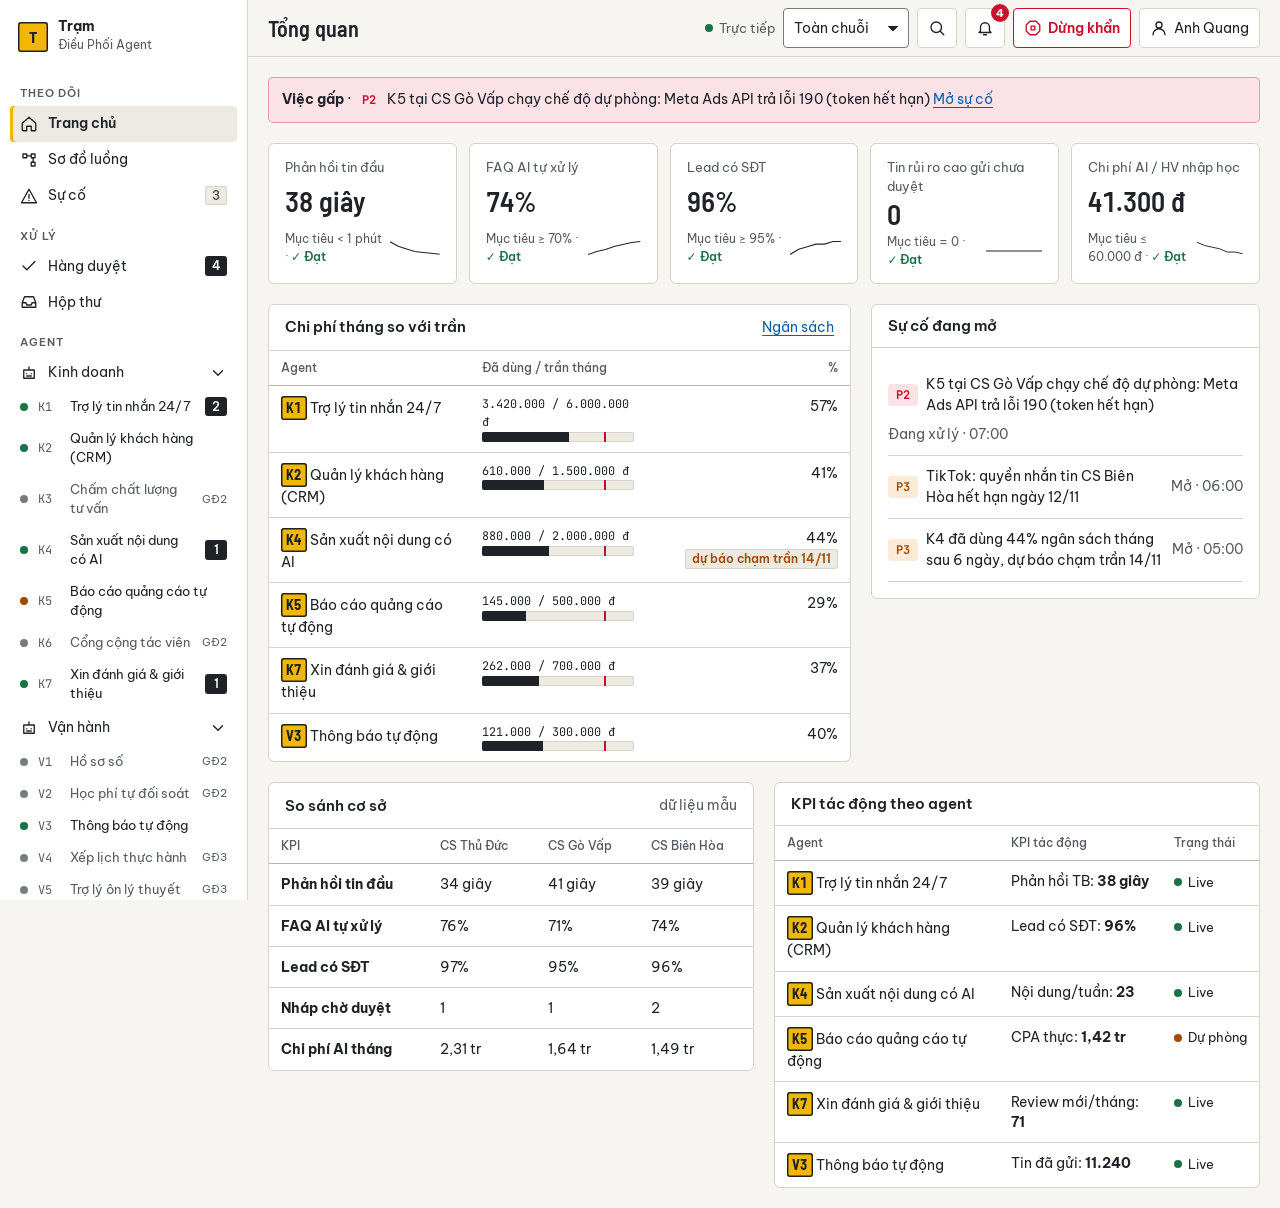
<file: app.html>
<!doctype html>
<html lang="vi">
<head>
<meta charset="utf-8">
<meta name="viewport" content="width=device-width, initial-scale=1, viewport-fit=cover">
<title>Trạm Điều Phối Agent</title>
<meta name="description" content="App demo của Trạm Điều Phối Agent: trang chủ theo vai trò, sơ đồ luồng, hàng duyệt, hộp thư, cấu hình agent. Dữ liệu mẫu.">
<link rel="icon" href="data:image/svg+xml,<svg xmlns='http://www.w3.org/2000/svg' viewBox='0 0 32 32'><rect width='32' height='32' rx='5' fill='%23F2B705'/><text x='16' y='23' font-family='Arial' font-weight='700' font-size='19' text-anchor='middle' fill='%231F2328'>T</text></svg>">
<link rel="preconnect" href="https://fonts.googleapis.com">
<link rel="preconnect" href="https://fonts.gstatic.com" crossorigin>
<link rel="stylesheet" href="https://fonts.googleapis.com/css2?family=Barlow+Semi+Condensed:wght@500;600;700&family=Be+Vietnam+Pro:wght@400;500;600;700&family=JetBrains+Mono:wght@400;600&display=swap">
<link rel="stylesheet" href="tokens.css">
<link rel="stylesheet" href="app.css">
</head>
<body>
<div id="root"><p style="padding:20px">Đang tải Trạm…</p></div>
<div class="toasts" id="toasts" aria-live="polite"></div>
<dialog id="dlg" aria-label="Hộp thoại"></dialog>
<noscript><p style="padding:20px">Bản demo cần JavaScript.</p></noscript>
<script src="data.js"></script>
<script src="app.js"></script>
</body>
</html>
</file>
<file: scrollcraft.css>
/* ============================================================================
   scrollcraft.css: the taste floor
   ----------------------------------------------------------------------------
   Two layers, and the split matters:

     TOKENS   what you override per brand. Colour roles, the type ramp, the
              spacing scale, elevation, motion. A brand is ~12 values.
     DEVICES  what the engine drives. Do not restyle these to taste; they are
              the mechanism. Style your own markup instead.

   Nothing here draws a "component". There are no card, badge, or pill classes,
   because a stylesheet that ships those is how every page built on it ends up
   with the same shapes. You get a floor and a vocabulary; the composition is
   yours.
   ========================================================================== */

/* ---------------------------------------------------------------- tokens -- */
:root {
  /* --- colour roles. Override these six and the page is rebranded. -------- */
  --sc-canvas:      #08090b;   /* the page ground. Drift interpolates this.   */
  --sc-surface:     #101217;   /* anything raised off the ground             */
  --sc-ink:         #f4f2ef;   /* primary text                               */
  --sc-ink-soft:    #9a9ba1;   /* secondary text. Tinted, never flat gray.   */
  --sc-accent:      #d8ff3e;   /* ONE accent. It owns a region, not confetti. */
  --sc-accent-ink:  #08090b;   /* text that sits on the accent               */

  --sc-hairline:    color-mix(in oklab, var(--sc-ink) 12%, transparent);
  --sc-hairline-strong: color-mix(in oklab, var(--sc-ink) 22%, transparent);

  /* --- type. Two families max. Display carries voice, text carries prose. - */
  --sc-font-display: "Instrument Sans", "Geist", system-ui, sans-serif;
  --sc-font-text:    "Geist", system-ui, sans-serif;
  --sc-font-mono:    "Geist Mono", ui-monospace, monospace;

  /* Fluid ramp. Tracking tightens as size grows because a face set at 6rem
     with 0 tracking reads loose; this is optical correction, not decoration. */
  --sc-t-xs:   clamp(0.75rem, 0.72rem + 0.15vw, 0.82rem);
  --sc-t-sm:   clamp(0.875rem, 0.84rem + 0.18vw, 0.95rem);
  --sc-t-base: clamp(1rem, 0.96rem + 0.22vw, 1.125rem);
  --sc-t-lg:   clamp(1.2rem, 1.1rem + 0.5vw, 1.5rem);
  --sc-t-xl:   clamp(1.6rem, 1.35rem + 1.2vw, 2.25rem);
  --sc-t-2xl:  clamp(2.1rem, 1.6rem + 2.4vw, 3.4rem);
  --sc-t-3xl:  clamp(2.8rem, 1.9rem + 4.2vw, 5rem);
  --sc-t-4xl:  clamp(3.4rem, 1.9rem + 6.6vw, 7.5rem);

  --sc-track-tight:  -0.035em;
  --sc-track-snug:   -0.02em;
  --sc-track-normal: -0.005em;
  --sc-track-wide:    0.08em;

  --sc-leading-none: 0.94;
  --sc-leading-tight: 1.06;
  --sc-leading-body: 1.62;

  --sc-measure: 62ch;

  /* --- space. 4px base: the useful middle steps an 8-only scale misses. --- */
  --sc-1: 0.25rem;  --sc-2: 0.5rem;   --sc-3: 0.75rem;  --sc-4: 1rem;
  --sc-5: 1.5rem;   --sc-6: 2rem;     --sc-7: 3rem;     --sc-8: 4rem;
  --sc-9: 6rem;     --sc-10: 8rem;    --sc-11: 12rem;

  /* Section rhythm is fluid so a phone doesn't inherit desktop air. */
  --sc-section: clamp(4.5rem, 9vw, 11rem);
  --sc-gutter:  clamp(1.25rem, 5vw, 5.5rem);
  --sc-maxw:    82rem;

  /* --- radius. Pick one scale for the page and hold it. ------------------- */
  --sc-r-sm: 6px;  --sc-r-md: 12px;  --sc-r-lg: 20px;  --sc-r-pill: 999px;

  /* --- elevation. Every shadow has an offset AND a soft blur, and is tinted
         to the canvas hue. A zero-offset coloured halo is decoration, not
         depth, so there isn't one here. ---------------------------------- */
  --sc-shadow-color: 220 40% 2%;
  --sc-e1: 0 1px 2px hsl(var(--sc-shadow-color) / 0.28),
           0 2px 6px -1px hsl(var(--sc-shadow-color) / 0.20);
  --sc-e2: 0 2px 4px hsl(var(--sc-shadow-color) / 0.24),
           0 8px 18px -4px hsl(var(--sc-shadow-color) / 0.30);
  --sc-e3: 0 4px 8px hsl(var(--sc-shadow-color) / 0.22),
           0 18px 40px -8px hsl(var(--sc-shadow-color) / 0.38),
           0 48px 90px -24px hsl(var(--sc-shadow-color) / 0.30);

  /* Edge light: a 1px top highlight sells a raised surface better than any
     amount of blur, because real raised things catch light on their lip. */
  --sc-edge: inset 0 1px 0 color-mix(in oklab, var(--sc-ink) 10%, transparent);

  /* --- motion. Built-in CSS easings are too weak for UI. ------------------ */
  --sc-ease-out:    cubic-bezier(0.23, 1, 0.32, 1);
  --sc-ease-in-out: cubic-bezier(0.77, 0, 0.175, 1);
  --sc-ease-drawer: cubic-bezier(0.32, 0.72, 0, 1);
  --sc-d-fast: 160ms;  --sc-d-base: 240ms;  --sc-d-slow: 420ms;

  --sc-z-stage: 1; --sc-z-copy: 20; --sc-z-chrome: 60;
}

/* --------------------------------------------------------------- reset -- */
*, *::before, *::after { box-sizing: border-box; }
html { -webkit-text-size-adjust: 100%; scroll-behavior: smooth; }
@media (prefers-reduced-motion: reduce) { html { scroll-behavior: auto; } }

body {
  margin: 0;
  background: var(--sc-canvas);
  color: var(--sc-ink);
  font-family: var(--sc-font-text);
  font-size: var(--sc-t-base);
  line-height: var(--sc-leading-body);
  letter-spacing: var(--sc-track-normal);
  -webkit-font-smoothing: antialiased;
  text-rendering: optimizeLegibility;
  font-synthesis-weight: none;
  overflow-x: clip;
}
img, video, canvas, svg { display: block; max-width: 100%; }
button, input, select, textarea { font: inherit; color: inherit; }

/* ------------------------------------------------- the browser surfaces --
   The parts you did not draw still carry the design. Selection, caret, focus
   ring, scrollbar and tabular numerals all ship with defaults that belong to no
   design system. Theming them is the cheapest signal that a page was built
   rather than assembled, and it is the step that gets skipped most reliably. */
::selection { background: var(--sc-accent); color: var(--sc-accent-ink); }
:root { caret-color: var(--sc-accent); accent-color: var(--sc-accent); }
:focus-visible {
  outline: 2px solid var(--sc-accent);
  outline-offset: 3px;
  border-radius: var(--sc-r-sm);
}
:where(a) { color: inherit; text-decoration-thickness: 1px; text-underline-offset: 0.22em; }
@supports (scrollbar-color: auto) {
  html { scrollbar-color: color-mix(in oklab, var(--sc-ink) 26%, transparent) transparent; scrollbar-width: thin; }
}
:where(table, .sc-nums, [data-sc-count]) { font-variant-numeric: tabular-nums; }

/* ----------------------------------------------------------- typography -- */
.sc-display {
  font-family: var(--sc-font-display);
  font-weight: 500;
  line-height: var(--sc-leading-none);
  letter-spacing: var(--sc-track-tight);
  text-wrap: balance;
  margin: 0;
}
.sc-display--xl { font-size: var(--sc-t-4xl); }
.sc-display--lg { font-size: var(--sc-t-3xl); }
.sc-display--md { font-size: var(--sc-t-2xl); letter-spacing: var(--sc-track-snug); }
.sc-lede {
  font-size: var(--sc-t-lg);
  line-height: 1.44;
  letter-spacing: var(--sc-track-snug);
  color: var(--sc-ink);
  max-width: 46ch;
  text-wrap: pretty;
  margin: 0;
}
.sc-body { max-width: var(--sc-measure); color: var(--sc-ink-soft); text-wrap: pretty; margin: 0; }
.sc-label {
  font-family: var(--sc-font-mono);
  font-size: var(--sc-t-xs);
  letter-spacing: var(--sc-track-wide);
  text-transform: uppercase;
  color: var(--sc-ink-soft);
}

/* ---------------------------------------------------------------- layout -- */
.sc-wrap { width: 100%; max-width: var(--sc-maxw); margin-inline: auto; padding-inline: var(--sc-gutter); }
.sc-section { padding-block: var(--sc-section); }
/* More space above a heading than below it: the gap belongs to the boundary,
   not to the pair. */
.sc-stack > * + * { margin-top: var(--sc-4); }
.sc-stack > :is(h1,h2,h3) { margin-top: var(--sc-7); }
.sc-stack > :is(h1,h2,h3):first-child { margin-top: 0; }
.sc-rule { height: 1px; border: 0; background: var(--sc-hairline); margin: 0; }

/* =============================================================== DEVICES ==
   Driven by the engine. Restyle your own markup, not these.                */

.sc-act--pinned { position: relative; }
.sc-stage {
  position: sticky; top: 0;
  height: 100vh; height: 100svh;
  overflow: clip;
  z-index: var(--sc-z-stage);
}

/* scrub / sequence media */
.sc-stage :is(video[data-sc-scrub], canvas[data-sc-sequence], .sc-stage__poster) {
  position: absolute; inset: 0;
  width: 100%; height: 100%;
  object-fit: cover;
}
video[data-sc-scrub] { opacity: 0; transition: opacity 380ms var(--sc-ease-out); }
.sc-has-clip video[data-sc-scrub] { opacity: 1; }
/* The poster is a live frame-holder, not a placeholder: it stays up until a
   real video frame has painted, which is what stops the blank-stage flash. */
.sc-stage__poster { z-index: 0; transition: opacity 380ms var(--sc-ease-out); }
.sc-has-clip .sc-stage__poster { opacity: 0; }

/* A scrim only where text sits. A full-frame darkening layer flattens the
   image everywhere to fix contrast in one corner. */
.sc-scrim {
  position: absolute; inset: 0; pointer-events: none; z-index: 1;
  background: linear-gradient(
    var(--sc-scrim-angle, 180deg),
    color-mix(in oklab, var(--sc-canvas) var(--sc-scrim-a, 78%), transparent) 0%,
    color-mix(in oklab, var(--sc-canvas) 30%, transparent) 42%,
    transparent 68%);
}
/* Point the scrim at the copy. A scrim gradient that darkens the top while the
   copy sits at the bottom fixes contrast nowhere and flattens the image
   everywhere, which is the most common way text-over-video goes wrong. */
.sc-scrim--bottom { --sc-scrim-angle: 0deg; }
.sc-scrim--left   { --sc-scrim-angle: 90deg; }
.sc-scrim--right  { --sc-scrim-angle: 270deg; }

/* Corner scrims, for copy anchored to a corner. An edge gradient has to darken
   a whole band across the frame to cover one corner; a corner gradient puts the
   density where the text is and leaves the rest of the image alone. Pair with
   .sc-copy--lead / .sc-copy--trail. */
.sc-scrim--lead {
  background: linear-gradient(to top right,
    color-mix(in oklab, var(--sc-canvas) 94%, transparent) 0%,
    color-mix(in oklab, var(--sc-canvas) 72%, transparent) 30%,
    color-mix(in oklab, var(--sc-canvas) 30%, transparent) 52%,
    transparent 72%);
}
.sc-scrim--trail {
  background: linear-gradient(to top left,
    color-mix(in oklab, var(--sc-canvas) 94%, transparent) 0%,
    color-mix(in oklab, var(--sc-canvas) 72%, transparent) 30%,
    color-mix(in oklab, var(--sc-canvas) 30%, transparent) 52%,
    transparent 72%);
}
/* A band across the bottom, for copy that spans the full width of the frame.
   That is what both corner anchors become below 860px, and it is also the right
   shape whenever the copy block is wider than a corner. */
.sc-scrim--band {
  background: linear-gradient(to top,
    color-mix(in oklab, var(--sc-canvas) 94%, transparent) 0%,
    color-mix(in oklab, var(--sc-canvas) 74%, transparent) 22%,
    color-mix(in oklab, var(--sc-canvas) 30%, transparent) 42%,
    transparent 58%);
}
.sc-scrim--vignette {
  background: radial-gradient(120% 90% at 50% 45%, transparent 40%,
              color-mix(in oklab, var(--sc-canvas) 70%, transparent) 100%);
}

/* copy over a stage.
   max-width is in rem, never ch. A `ch` on this container resolves against the
   CONTAINER's font-size (body size), not the display size of the heading inside
   it, so `max-width: 20ch` here silently produces a ~180px column and wraps a
   hero headline to six lines. Set a ch measure on the text element itself. */
.sc-copy {
  position: absolute; z-index: var(--sc-z-copy);
  inset-inline: var(--sc-gutter);
  max-width: min(46rem, 76vw);
  will-change: opacity, transform;
}
.sc-copy--lead   { left: var(--sc-gutter); bottom: clamp(3rem, 12vh, 9rem); }
/* inset-inline FIRST. It is the shorthand for left+right, so declaring it after
   `left: 50%` resets left to auto and the block drifts off the left edge. */
.sc-copy--center { inset-inline: auto; left: 50%; top: 50%; translate: -50% -50%; text-align: center; }
.sc-copy--trail  { inset-inline: auto; right: var(--sc-gutter); bottom: clamp(3rem, 12vh, 9rem); text-align: right; }

/* cue defaults: the engine writes opacity/transform inline, these are the
   pre-paint state so nothing flashes before the first read() */
[data-sc-cue] { opacity: 0; will-change: opacity, transform; }
.sc-ready [data-sc-cue] { transition: none; }

/* kinetic split */
.sc-split { display: inline-block; overflow: hidden; vertical-align: top; }
/* Descenders live below the baseline; a line mask clipped to the line box eats
   the tails off g, y, p, j. The padding buys them room back. */
.sc-split--line { display: block; padding-bottom: 0.14em; margin-bottom: -0.14em; }
.sc-split__i { display: inline-block; will-change: transform, opacity; }
.sc-is-split { opacity: 1 !important; }

/* horizontal rail */
[data-sc-pan] { display: flex; will-change: transform; }

/* reveal + parallax */
[data-sc-reveal] { will-change: clip-path; }
[data-sc-parallax] { will-change: transform; }

/* flow reveal (fires once) */
[data-sc-in], [data-sc-stagger] > * {
  opacity: 0;
  transform: translate3d(0, 14px, 0);
  transition: opacity 620ms var(--sc-ease-out), transform 620ms var(--sc-ease-out);
}
[data-sc-in].sc-in, [data-sc-stagger] > .sc-in { opacity: 1; transform: none; }

/* pointer devices */
[data-sc-tilt] { transform-style: preserve-3d; will-change: transform; }
[data-sc-magnet] { will-change: transform; }
/* isolation always; position only if nothing more specific already set it.
   Written with :where() (zero specificity) on purpose: a plain `position:
   relative` here has the same weight as `.sc-stage` and, being later in the
   file, silently wins. A stage carrying both attributes then stops being
   sticky and the whole act scrolls away instead of pinning. */
[data-sc-spotlight] { isolation: isolate; }
:where([data-sc-spotlight]) { position: relative; }
[data-sc-spotlight]::after {
  content: ""; position: absolute; inset: 0; pointer-events: none; z-index: 2;
  background: radial-gradient(
    28rem 28rem at calc(var(--sc-mx, 0.5) * 100%) calc(var(--sc-my, 0.5) * 100%),
    color-mix(in oklab, var(--sc-accent) 16%, transparent), transparent 70%);
  opacity: 0; transition: opacity var(--sc-d-slow) var(--sc-ease-out);
}
[data-sc-spotlight]:hover::after { opacity: 1; }

/* =========================================================== WORLDFLIGHT ==
   One fixed stage for the whole page. The only thing in document flow is the
   spacer, and it is empty. If you find yourself adding a section here, you want
   act mode instead: the moment a real block scrolls past the fixed stage, the
   page has a seam again and the whole point is gone.                        */

[data-sc-mode="worldflight"] { position: relative; }

.sc-world {
  position: fixed; inset: 0;
  overflow: clip;
  z-index: var(--sc-z-stage);
  background: var(--sc-canvas);
}

/* Every leg is mounted for the life of the page and stacked in the same box.
   The engine owns opacity, visibility and z-index here; do not set them. */
.sc-world__seg {
  position: absolute; inset: 0;
  opacity: 0;
  will-change: opacity;
}
.sc-world__seg > :is(video, img, canvas) {
  position: absolute; inset: 0;
  width: 100%; height: 100%;
  object-fit: cover;
}
/* The poster is the frame-holder AND the first camera move: the engine pushes
   it in slowly until a real decoded frame is available to replace it. */
.sc-world__poster {
  z-index: 0;
  transform-origin: 50% 50%;
  transition: opacity 420ms var(--sc-ease-out);
}
.sc-world__seg > video { z-index: 1; }
.sc-world__seg.sc-has-clip .sc-world__poster { opacity: 0; }
/* The act stylesheet lights a clip through its ancestor act. A worldflight leg
   has no act, so match the class the engine also writes on the clip itself. */
video[data-sc-scrub].sc-has-clip { opacity: 1; }

/* The copy layer is fixed too, and inert by default: the engine hands
   pointer-events back to a block only while it is actually legible. */
.sc-world__copy {
  position: fixed; inset: 0;
  z-index: var(--sc-z-copy);
  pointer-events: none;
}
.sc-world__scrim { position: absolute; inset: 0; pointer-events: none; z-index: 0; }
[data-sc-copy] {
  opacity: 0;
  pointer-events: none;
  will-change: opacity, transform;
}
.sc-ready [data-sc-copy] { transition: none; }

/* The track. Empty on purpose. */
.sc-world__spacer { pointer-events: none; }

/* scroll progress */
[data-sc-progress] {
  position: fixed; inset: 0 0 auto 0; height: 2px; z-index: var(--sc-z-chrome);
  background: var(--sc-accent); transform-origin: 0 50%; transform: scaleX(0);
  will-change: transform;
}

/* ----------------------------------------------------------- atmosphere --
   Depth is not only shadow. Grain keeps a flat dark ground from banding, and
   it is the difference between "a dark page" and "a lit room". */
.sc-grain { position: fixed; inset: 0; pointer-events: none; z-index: 3; opacity: 0.045; }
.sc-grain::before {
  content: ""; position: absolute; inset: -50%;
  background-image: url("data:image/svg+xml;utf8,<svg xmlns='http://www.w3.org/2000/svg' width='140' height='140'><filter id='n'><feTurbulence type='fractalNoise' baseFrequency='0.85' numOctaves='3'/></filter><rect width='140' height='140' filter='url(%23n)'/></svg>");
}

/* -------------------------------------------------------- reduced motion -- */
@media (prefers-reduced-motion: reduce) {
  /* Fewer and gentler, not zero. Opacity still carries the reveal so the page
     is comprehensible; every position change is dropped. */
  [data-sc-in], [data-sc-stagger] > * { transform: none; transition-duration: 220ms; }
  [data-sc-parallax], [data-sc-pan], .sc-split__i { transform: none !important; }
  /* A wipe is a position change too. Show reveal content settled. */
  [data-sc-reveal] { clip-path: none !important; }
  /* A rail's transform IS its navigation, not decoration. Zeroing it the way
     parallax and kinetic type are zeroed parks the act on its first screenful
     and makes everything past the fold unreachable: a device degrading into
     missing content. Hand the travel back to the reader as an ordinary scroll
     region instead, so the same items are all still gettable without motion.
     A build that would rather re-lay the rail out as a grid can still do that;
     this is the floor, not the ceiling. */
  [data-sc-act="pan"] .sc-stage,
  [data-sc-act="pan"] [data-sc-stage] {
    overflow-x: auto; overflow-y: hidden;
    overscroll-behavior-x: contain;
    scroll-snap-type: x proximity;
  }
  [data-sc-pan] > * { scroll-snap-align: center; }
  [data-sc-spotlight]::after { display: none; }
  /* A worldflight keeps its whole story here. No clip is ever fetched, so the
     posters are the film, and they cross-dissolve through exactly the same
     seams at exactly the same scroll positions. The push-in and the copy drift
     are the only things that go. */
  .sc-world__poster, [data-sc-copy] { transform: none !important; }
}

/* --------------------------------------------------------------- mobile -- */
@media (max-width: 860px) {
  .sc-copy { inset-inline: var(--sc-gutter); max-width: none; }
  .sc-copy--trail { text-align: left; }
  .sc-stage { height: 100svh; }
  /* .sc-copy--trail re-anchors to the left and spans the full width here, so a
     bottom-RIGHT corner gradient darkens the one corner the copy just left and
     guarantees a contrast failure over any bright clip. Point the density at
     the copy: the same band .sc-scrim--band paints. */
  .sc-scrim--trail {
    background: linear-gradient(to top,
      color-mix(in oklab, var(--sc-canvas) 94%, transparent) 0%,
      color-mix(in oklab, var(--sc-canvas) 74%, transparent) 22%,
      color-mix(in oklab, var(--sc-canvas) 30%, transparent) 42%,
      transparent 58%);
  }
}
</file>
<file: tokens.css>
/* ============================================================================
   Trạm · token thiết kế (đề xuất cho mục 6.1 của spec UI)
   Ngôn ngữ: sa hình + biển báo giao thông. Sáng mặc định, tối = "ca đêm".
   Vàng vạch kẻ CHỈ dùng làm nền dưới chữ tối (accent-fg), không làm màu chữ.
   ========================================================================== */
:root {
  color-scheme: light;
  /* Nền & chữ */
  --bg:      #F6F5F1;  /* trắng sứ */
  --panel:   #FFFFFF;
  --sunk:    #ECEAE3;
  --line:    #D6D3C9;
  --line-strong: #B9B5A8;
  --fg:      #1F2328;  /* nhựa đường */
  --muted:   #565B62;

  /* Nhấn: vàng vạch kẻ */
  --accent:      #F2B705;
  --accent-soft: #FCEFC0;
  --accent-fg:   #1F2328;

  /* Ngữ nghĩa */
  --ok:   #1A7347;  --ok-soft:   #E1F1E8;
  --warn: #A34A00;  --warn-soft: #FDEBDA;
  --bad:  #C8102E;  --bad-soft:  #FBE2E6;
  --info: #0B5FA5;  --info-soft: #E1EDF8;

  /* Trạng thái luồng (luôn đi kèm chữ/biểu tượng) */
  --st-live:     var(--ok);
  --st-shadow:   var(--info);
  --st-draft:    #6A6F76;
  --st-off:      #767B82;
  --st-error:    var(--bad);
  --st-fallback: var(--warn);

  /* Rủi ro */
  --risk-low:  var(--ok);
  --risk-mid:  var(--warn);
  --risk-high: var(--bad);

  /* Chữ */
  --font-ui:      "Be Vietnam Pro", system-ui, -apple-system, "Segoe UI", sans-serif;
  --font-display: "Barlow Semi Condensed", "Be Vietnam Pro", system-ui, sans-serif;
  --font-mono:    "JetBrains Mono", ui-monospace, Menlo, Consolas, monospace;

  /* Bán kính · khoảng cách (thang 4px) · độ cao */
  --r-sm: 4px; --r-md: 6px; --r-pill: 999px;
  --s-1: 4px; --s-2: 8px; --s-3: 12px; --s-4: 16px; --s-5: 20px; --s-6: 24px; --s-8: 32px; --s-10: 40px; --s-12: 48px;
  --e-1: 0 1px 2px rgb(31 35 40 / .08), 0 1px 1px rgb(31 35 40 / .04);
  --e-2: 0 2px 4px rgb(31 35 40 / .08), 0 8px 20px -6px rgb(31 35 40 / .16);
  --e-3: 0 6px 12px rgb(31 35 40 / .10), 0 24px 48px -12px rgb(31 35 40 / .26);

  --field: var(--st-off); /* viền ô nhập, ≥ 3:1 */
  --tap: 44px;
  --ease-out: cubic-bezier(0.23, 1, 0.32, 1);
}

/* Ca đêm: theo hệ thống, trừ khi người dùng ép sáng */
@media (prefers-color-scheme: dark) {
  :root:not([data-theme="light"]) {
    color-scheme: dark;
    --bg: #14171B; --panel: #1D2126; --sunk: #101215; --line: #2F343B; --line-strong: #454B53;
    --fg: #ECEAE4; --muted: #A7ABB1;
    --accent: #F2B705; --accent-soft: #3A3010; --accent-fg: #14171B;
    --ok: #4CC38A;   --ok-soft: #12301F;
    --warn: #F59A4B; --warn-soft: #3A2412;
    --bad: #FF6B7D;  --bad-soft: #3D161C;
    --info: #6AB0F3; --info-soft: #12283E;
    --st-draft: #9DA2A9; --st-off: #7D828A;
    --e-1: 0 1px 2px rgb(0 0 0 / .4); --e-2: 0 2px 4px rgb(0 0 0 / .35), 0 8px 20px -6px rgb(0 0 0 / .5);
    --e-3: 0 6px 12px rgb(0 0 0 / .35), 0 24px 48px -12px rgb(0 0 0 / .6);
  }
}
:root[data-theme="dark"] {
  color-scheme: dark;
  --bg: #14171B; --panel: #1D2126; --sunk: #101215; --line: #2F343B; --line-strong: #454B53;
  --fg: #ECEAE4; --muted: #A7ABB1;
  --accent: #F2B705; --accent-soft: #3A3010; --accent-fg: #14171B;
  --ok: #4CC38A;   --ok-soft: #12301F;
  --warn: #F59A4B; --warn-soft: #3A2412;
  --bad: #FF6B7D;  --bad-soft: #3D161C;
  --info: #6AB0F3; --info-soft: #12283E;
  --st-draft: #9DA2A9; --st-off: #7D828A;
  --e-1: 0 1px 2px rgb(0 0 0 / .4); --e-2: 0 2px 4px rgb(0 0 0 / .35), 0 8px 20px -6px rgb(0 0 0 / .5);
  --e-3: 0 6px 12px rgb(0 0 0 / .35), 0 24px 48px -12px rgb(0 0 0 / .6);
}
</file>
<file: app.css>
/* Trạm · app. Mật độ cao, viền và vạch kẻ thay bóng đổ, góc 4–6px. */
*, *::before, *::after { box-sizing: border-box; }
html { -webkit-text-size-adjust: 100%; }
body { margin: 0; background: var(--bg); color: var(--fg); font-family: var(--font-ui); font-size: 14px; line-height: 1.5; -webkit-font-smoothing: antialiased; overflow-x: clip; }
button, input, select, textarea { font: inherit; color: inherit; }
button { cursor: pointer; }
a { color: var(--info); text-underline-offset: .2em; }
h1, h2, h3, h4 { margin: 0; line-height: 1.2; }
p { margin: 0; }
::selection { background: var(--accent); color: var(--accent-fg); }
:focus-visible { outline: 2px solid var(--fg); outline-offset: 2px; box-shadow: 0 0 0 5px var(--accent); border-radius: 3px; }
.mono { font-family: var(--font-mono); font-size: .88em; }
.num, table, .kpi__v { font-variant-numeric: tabular-nums; }
.muted { color: var(--muted); }
.sr { position: absolute; width: 1px; height: 1px; overflow: hidden; clip: rect(0 0 0 0); white-space: nowrap; }
.skip { position: absolute; left: 8px; top: -60px; z-index: 200; background: var(--accent); color: var(--accent-fg); padding: 10px 14px; border-radius: 4px; font-weight: 600; }
.skip:focus { top: 8px; }
svg.i { width: 18px; height: 18px; flex: none; stroke: currentColor; fill: none; stroke-width: 1.8; stroke-linecap: round; stroke-linejoin: round; }

/* ---------------------------------------------------------------- shell -- */
.app { display: grid; grid-template-columns: 248px minmax(0, 1fr); min-height: 100vh; min-height: 100dvh; }
.rail { position: sticky; top: 0; height: 100vh; height: 100dvh; overflow-y: auto; background: var(--panel); border-right: 1px solid var(--line); padding: 12px 10px 24px; display: flex; flex-direction: column; gap: 2px; }
.brand { display: flex; align-items: center; gap: 10px; padding: 6px 8px 14px; text-decoration: none; color: var(--fg); }
.plate { display: inline-grid; place-items: center; min-width: 26px; height: 24px; padding: 0 5px; background: var(--accent); color: #1F2328; border-radius: 3px; font-family: var(--font-display); font-weight: 700; font-size: 14px; letter-spacing: .02em; box-shadow: inset 0 0 0 1.5px #1F2328, inset 0 0 0 2.5px var(--accent); line-height: 1; }
.plate--lg { min-width: 30px; height: 30px; font-size: 16px; }
.brand b { display: block; font-size: 14px; line-height: 1.15; }
.brand small { color: var(--muted); font-size: 11.5px; }
.nav-h { font-size: 11px; font-weight: 600; letter-spacing: .08em; text-transform: uppercase; color: var(--muted); padding: 14px 10px 4px; }
.nav a, .nav button.navgrp { display: flex; align-items: center; gap: 10px; width: 100%; min-height: 36px; padding: 6px 10px; border: 0; background: none; border-radius: 4px; color: var(--fg); text-decoration: none; font-size: 13.5px; text-align: left; }
.nav a:hover, .nav button.navgrp:hover { background: var(--sunk); }
.nav a[aria-current="page"] { background: var(--sunk); box-shadow: inset 3px 0 0 var(--accent); font-weight: 600; }
.nav .cnt { margin-left: auto; min-width: 22px; padding: 1px 6px; border-radius: 3px; background: var(--fg); color: var(--bg); font-size: 11.5px; font-weight: 600; text-align: center; }
.nav .cnt--soft { background: var(--sunk); color: var(--muted); box-shadow: inset 0 0 0 1px var(--line); }
.nav .ag { font-family: var(--font-mono); font-size: 12px; min-width: 22px; color: var(--muted); }
.nav .ag-row { min-height: 32px; font-size: 13px; }
.nav .ag-row[data-plan] { color: var(--muted); }
.nav .phase-tag { margin-left: auto; font-size: 11px; color: var(--muted); }
.navgrp .chev { margin-left: auto; transition: transform 160ms var(--ease-out); }
.navgrp[aria-expanded="false"] .chev { transform: rotate(-90deg); }
.dot { width: 8px; height: 8px; border-radius: 50%; background: var(--c, var(--st-off)); flex: none; }
.dot--ring { background: transparent; box-shadow: inset 0 0 0 2px var(--c); }

.main { min-width: 0; display: flex; flex-direction: column; }
.top { position: sticky; top: 0; z-index: 40; display: flex; align-items: center; gap: 8px; min-height: 56px; padding: 8px 20px; background: color-mix(in oklab, var(--bg) 94%, transparent); border-bottom: 1px solid var(--line); backdrop-filter: blur(8px); -webkit-backdrop-filter: blur(8px); }
.top h1 { font-family: var(--font-display); font-weight: 600; font-size: 22px; letter-spacing: .005em; margin-right: auto; min-width: 0; overflow: hidden; text-overflow: ellipsis; white-space: nowrap; }
.menu-btn { display: none; }
.ib { display: inline-flex; align-items: center; justify-content: center; gap: 6px; min-width: 40px; min-height: 40px; padding: 0 10px; border: 1px solid var(--line); background: var(--panel); border-radius: 4px; color: var(--fg); position: relative; }
.ib:hover { background: var(--sunk); }
.ib .badge { position: absolute; top: -5px; right: -5px; min-width: 18px; height: 18px; padding: 0 4px; border-radius: 9px; background: var(--bad); color: #fff; font-size: 11px; font-weight: 700; display: grid; place-items: center; }
.ib--stop { border-color: var(--bad); color: var(--bad); font-weight: 600; }
.ib--stop:hover { background: var(--bad-soft); }
.sel { min-height: 40px; padding: 0 30px 0 10px; border: 1px solid var(--field); border-radius: 4px; background: var(--panel); appearance: none; -webkit-appearance: none;
  background-image: linear-gradient(45deg, transparent 50%, currentColor 50%), linear-gradient(135deg, currentColor 50%, transparent 50%);
  background-position: calc(100% - 15px) 52%, calc(100% - 10px) 52%; background-size: 5px 5px; background-repeat: no-repeat; }
.acct { position: relative; }
.pop { position: absolute; right: 0; top: calc(100% + 6px); z-index: 60; width: 280px; padding: 8px; background: var(--panel); border: 1px solid var(--line-strong); border-radius: 6px; box-shadow: var(--e-3); }
.pop[hidden] { display: none; }
.pop h3 { font-size: 11.5px; font-weight: 600; color: var(--muted); text-transform: uppercase; letter-spacing: .06em; padding: 8px 8px 4px; }
.pop button { display: flex; align-items: center; gap: 8px; width: 100%; min-height: 40px; padding: 6px 8px; border: 0; background: none; border-radius: 4px; text-align: left; }
.pop button:hover { background: var(--sunk); }
.pop button[aria-checked="true"] { font-weight: 600; }
.pop button[aria-checked="true"]::after { content: "✓"; margin-left: auto; }
.pop hr { border: 0; border-top: 1px solid var(--line); margin: 6px 0; }

.banner { display: flex; align-items: center; gap: 10px; flex-wrap: wrap; padding: 10px 20px; font-size: 14px; }
.banner--stop { background: var(--bad); color: #fff; position: sticky; top: 56px; z-index: 39; }
.banner--stop button { min-height: 36px; padding: 0 12px; border: 1px solid rgb(255 255 255 / .75); background: transparent; color: #fff; border-radius: 4px; font-weight: 600; }
.banner--stop button:disabled { opacity: .7; cursor: not-allowed; }
.banner--urgent { background: var(--bad-soft); color: var(--fg); border-bottom: 1px solid color-mix(in oklab, var(--bad) 35%, transparent); }
.banner--urgent b { color: var(--bad); }
.banner--info { background: var(--info-soft); border-bottom: 1px solid color-mix(in oklab, var(--info) 30%, transparent); }

.view { padding: 20px; display: grid; gap: 20px; align-content: start; min-width: 0; }
.fresh { display: inline-flex; align-items: center; gap: 6px; font-size: 12.5px; color: var(--muted); }
.fresh .dot { --c: var(--ok); }
.fresh.is-stale .dot { --c: var(--warn); }

/* ------------------------------------------------------------ primitives -- */
.card { background: var(--panel); border: 1px solid var(--line); border-radius: 6px; min-width: 0; }
.card__h { display: flex; align-items: center; gap: 10px; flex-wrap: wrap; padding: 12px 16px; border-bottom: 1px solid var(--line); }
.card__h h2 { font-size: 15px; font-weight: 600; margin-right: auto; }
.card__b { padding: 16px; }
.card__b--flush { padding: 0; }
.grid2 { display: grid; grid-template-columns: minmax(0, 3fr) minmax(0, 2fr); gap: 20px; align-items: start; }
.grid2--even { grid-template-columns: minmax(0, 1fr) minmax(0, 1fr); }
.stack { display: grid; gap: 20px; align-content: start; min-width: 0; }
.row { display: flex; align-items: center; gap: 8px; flex-wrap: wrap; }
.spacer { margin-left: auto; }
.btn { display: inline-flex; align-items: center; justify-content: center; gap: 6px; min-height: 40px; padding: 0 14px; border: 1px solid var(--field); border-radius: 4px; background: var(--panel); color: var(--fg); font-weight: 600; font-size: 13.5px; white-space: nowrap; transition: background-color 140ms var(--ease-out), transform 100ms var(--ease-out); }
.btn:hover { background: var(--sunk); }
.btn:active { transform: translateY(1px); }
.btn:disabled, .btn[aria-disabled="true"] { opacity: .55; cursor: not-allowed; transform: none; }
.btn--go { background: var(--accent); color: var(--accent-fg); border-color: #1F2328; }
.btn--go:hover { background: #E0A800; }
.btn--danger { background: var(--bad); border-color: var(--bad); color: #fff; }
.btn--danger:hover { background: var(--bad); filter: brightness(.94); }
.btn--ghost { border-color: transparent; background: transparent; }
.btn--sm { min-height: 32px; padding: 0 10px; font-size: 13px; }
.why { font-size: 12.5px; color: var(--muted); }
.tag { display: inline-flex; align-items: center; gap: 4px; padding: 1px 7px; border-radius: 3px; font-size: 12px; font-weight: 600; white-space: nowrap; background: var(--sunk); color: var(--fg); box-shadow: inset 0 0 0 1px var(--line); }
.tag--ov { background: var(--info-soft); color: var(--info); box-shadow: none; }
.risk { display: inline-flex; align-items: center; gap: 4px; padding: 1px 7px; border-radius: 3px; font-size: 12px; font-weight: 700; white-space: nowrap; }
.risk--low { background: var(--ok-soft); color: var(--ok); }
.risk--mid { background: var(--warn-soft); color: var(--warn); }
.risk--high { background: var(--bad-soft); color: var(--bad); }
.st { display: inline-flex; align-items: center; gap: 6px; white-space: nowrap; font-size: 13px; }
.sla { font-family: var(--font-mono); font-size: 12.5px; white-space: nowrap; }
.sla--warn { color: var(--warn); font-weight: 600; }
.sla--over { color: var(--bad); font-weight: 700; }
.lv { display: inline-grid; place-items: center; min-width: 30px; height: 22px; border-radius: 3px; font-family: var(--font-mono); font-size: 12px; font-weight: 700; }
.lv--P1 { background: var(--bad); color: #fff; }
.lv--P2 { background: var(--bad-soft); color: var(--bad); }
.lv--P3 { background: var(--warn-soft); color: var(--warn); }
.field { display: grid; gap: 6px; font-size: 13px; font-weight: 600; min-width: 0; }
.field small { font-weight: 400; color: var(--muted); }
.input, .field input:not([type=checkbox]):not([type=radio]), .field select, .field textarea, textarea.input { min-height: 40px; padding: 8px 10px; border: 1px solid var(--field); border-radius: 4px; background: var(--panel); font-weight: 400; font-size: 14px; width: 100%; min-width: 0; }
.field textarea, textarea.input { min-height: 96px; line-height: 1.5; resize: vertical; }
.check { display: inline-flex; align-items: center; gap: 8px; min-height: 36px; font-size: 13.5px; }
.check input { width: 18px; height: 18px; accent-color: var(--fg); }
.seg { display: inline-flex; padding: 3px; gap: 2px; background: var(--sunk); border-radius: 5px; box-shadow: inset 0 0 0 1px var(--line); }
.seg button { min-height: 34px; padding: 0 12px; border: 0; border-radius: 3px; background: transparent; font-weight: 600; font-size: 13px; color: var(--muted); }
.seg button[aria-pressed="true"] { background: var(--panel); color: var(--fg); box-shadow: var(--e-1); }
.seg button:disabled { cursor: not-allowed; opacity: .55; }
.tabs { display: flex; gap: 2px; border-bottom: 1px solid var(--line); overflow-x: auto; scrollbar-width: none; }
.tabs a, .tabs button { flex: none; display: inline-flex; align-items: center; min-height: 42px; padding: 0 12px; border: 0; background: none; color: var(--muted); text-decoration: none; font-weight: 600; font-size: 13.5px; box-shadow: inset 0 -2px 0 transparent; }
.tabs a[aria-selected="true"], .tabs button[aria-selected="true"] { color: var(--fg); box-shadow: inset 0 -3px 0 var(--accent); }
.tabs a:hover, .tabs button:hover { color: var(--fg); }
.tbl { width: 100%; border-collapse: collapse; font-size: 13.5px; }
.tbl th { text-align: left; font-weight: 500; font-size: 12px; color: var(--muted); padding: 8px 12px; border-bottom: 1px solid var(--line-strong); white-space: nowrap; }
.tbl td { padding: 10px 12px; border-bottom: 1px solid var(--line); vertical-align: top; }
.tbl tr:last-child td { border-bottom: 0; }
.tbl tr.is-click { cursor: pointer; }
.tbl tr.is-click:hover td { background: var(--sunk); }
.tbl tr.is-you td { background: var(--accent-soft); }
.tbl .r { text-align: right; }
.empty { display: grid; gap: 8px; justify-items: start; padding: 28px 20px; }
.empty h3 { font-size: 16px; }
.empty p { color: var(--muted); max-width: 52ch; }
.note { padding: 12px 14px; border-radius: 5px; font-size: 13.5px; background: var(--info-soft); box-shadow: inset 0 0 0 1px color-mix(in oklab, var(--info) 30%, transparent); }
.note--warn { background: var(--warn-soft); box-shadow: inset 0 0 0 1px color-mix(in oklab, var(--warn) 35%, transparent); }
.note--bad { background: var(--bad-soft); box-shadow: inset 0 0 0 1px color-mix(in oklab, var(--bad) 35%, transparent); }
.note--ok { background: var(--ok-soft); box-shadow: inset 0 0 0 1px color-mix(in oklab, var(--ok) 35%, transparent); }
.meter { position: relative; height: 10px; border-radius: 2px; background: var(--sunk); box-shadow: inset 0 0 0 1px var(--line); overflow: hidden; min-width: 80px; }
.meter i { position: absolute; inset: 0 auto 0 0; background: var(--fg); }
.meter.is-warn i { background: var(--warn); }
.meter.is-bad i { background: var(--bad); }
.meter::after { content: ""; position: absolute; left: 80%; top: -2px; bottom: -2px; width: 2px; background: var(--bad); }
.sk { background: linear-gradient(90deg, var(--sunk), color-mix(in oklab, var(--sunk) 50%, var(--panel)), var(--sunk)); background-size: 200% 100%; animation: sk 1.1s linear infinite; border-radius: 4px; }
@keyframes sk { to { background-position: -200% 0; } }

/* ------------------------------------------------------------------ KPI -- */
.kpis { display: grid; grid-template-columns: repeat(auto-fit, minmax(180px, 1fr)); gap: 12px; }
.kpi { padding: 14px 16px; background: var(--panel); border: 1px solid var(--line); border-radius: 6px; display: grid; gap: 4px; min-width: 0; }
.kpi__k { font-size: 12.5px; color: var(--muted); }
.kpi__v { font-family: var(--font-display); font-weight: 600; font-size: 28px; line-height: 1.05; }
.kpi__t { display: flex; align-items: center; justify-content: space-between; gap: 8px; font-size: 12px; color: var(--muted); }
.kpi__ok { color: var(--ok); font-weight: 600; }
.kpi__no { color: var(--bad); font-weight: 600; }
.spark { width: 72px; height: 22px; stroke: var(--fg); fill: none; stroke-width: 1.5; }

/* ------------------------------------------------------------- flowmap -- */
.flowwrap { display: grid; grid-template-columns: minmax(0, 1fr) 340px; gap: 20px; align-items: start; }
.canvas { position: relative; overflow: hidden; background: var(--sunk); border: 1px solid var(--line); border-radius: 6px; min-height: 520px;
  background-image: radial-gradient(circle at 1px 1px, color-mix(in oklab, var(--fg) 14%, transparent) 1px, transparent 0); background-size: 20px 20px; }
.canvas__tools { position: absolute; z-index: 5; right: 10px; top: 10px; display: flex; gap: 4px; }
.canvas__tools .ib { min-width: 36px; min-height: 36px; }
.canvas__inner { position: relative; transform-origin: 0 0; padding: 60px 16px 16px; display: grid; grid-template-columns: repeat(6, 210px); gap: 28px; width: max-content; transition: transform 200ms var(--ease-out); }
.canvas svg.links { position: absolute; inset: 0; width: 100%; height: 100%; pointer-events: none; overflow: visible; }
.canvas svg.links path { fill: none; stroke: var(--line-strong); stroke-width: 1.5; }
.canvas svg.links path.is-live { stroke: color-mix(in oklab, var(--ok) 70%, var(--line-strong)); stroke-dasharray: 5 4; }
.fgroup { display: grid; gap: 12px; align-content: start; }
.fgroup h3 { font-size: 12.5px; font-weight: 700; text-transform: uppercase; letter-spacing: .06em; }
.fgroup p { font-size: 12px; color: var(--muted); margin-top: -8px; }
.fcard { position: relative; z-index: 2; display: grid; gap: 6px; padding: 10px 12px; background: var(--panel); border: 1px solid var(--line); border-radius: 6px; box-shadow: var(--e-1); text-align: left; width: 100%; }
.fcard:hover { border-color: var(--line-strong); }
.fcard.is-sel { box-shadow: 0 0 0 2px var(--fg), var(--e-2); }
.fcard[data-plan] { opacity: .66; background: repeating-linear-gradient(135deg, var(--panel) 0 8px, var(--sunk) 8px 16px); }
.fcard__top { display: flex; align-items: center; gap: 8px; }
.fcard__name { font-weight: 600; font-size: 13px; line-height: 1.3; }
.fcard__meta { display: grid; grid-template-columns: 1fr auto; gap: 2px 8px; font-size: 12px; color: var(--muted); }
.fcard__meta b { color: var(--fg); font-weight: 600; text-align: right; }
.fcard .more { margin-left: auto; min-width: 32px; min-height: 32px; border: 0; background: none; border-radius: 4px; color: var(--muted); font-size: 18px; line-height: 1; }
.fcard .more:hover { background: var(--sunk); color: var(--fg); }
.fcard__open { all: unset; cursor: pointer; display: grid; gap: 6px; }
.fcard__open:focus-visible { outline: 2px solid var(--fg); outline-offset: 4px; }
.menu { position: absolute; z-index: 30; right: 6px; top: 40px; width: 220px; padding: 6px; background: var(--panel); border: 1px solid var(--line-strong); border-radius: 6px; box-shadow: var(--e-3); }
.menu button { display: block; width: 100%; min-height: 36px; padding: 0 10px; border: 0; background: none; text-align: left; border-radius: 4px; font-size: 13.5px; }
.menu button:hover { background: var(--sunk); }
.menu button.is-danger { color: var(--bad); }

/* ------------------------------------------------------------ approvals -- */
.split { display: grid; grid-template-columns: minmax(300px, 380px) minmax(0, 1fr); gap: 0; border: 1px solid var(--line); border-radius: 6px; background: var(--panel); min-height: 560px; }
.qlist { border-right: 1px solid var(--line); display: grid; align-content: start; min-width: 0; }
.qfilters { display: flex; gap: 8px; padding: 10px; border-bottom: 1px solid var(--line); flex-wrap: wrap; }
.qfilters .sel { flex: 1 1 120px; min-width: 0; }
.qitem { display: grid; grid-template-columns: auto minmax(0, 1fr) auto; gap: 4px 10px; align-items: start; width: 100%; padding: 12px; border: 0; border-bottom: 1px solid var(--line); background: none; text-align: left; }
.qitem:hover { background: var(--sunk); }
.qitem[aria-current="true"] { background: var(--sunk); box-shadow: inset 3px 0 0 var(--accent); }
.qitem.is-over { box-shadow: inset 3px 0 0 var(--bad); }
.qitem__t { font-weight: 600; font-size: 13.5px; }
.qitem__s { grid-column: 2 / -1; font-size: 12.5px; color: var(--muted); }
.qdetail { display: grid; grid-template-rows: auto 1fr auto; min-width: 0; }
.qdetail__h { display: flex; align-items: center; gap: 10px; flex-wrap: wrap; padding: 14px 18px; border-bottom: 1px solid var(--line); }
.qdetail__b { padding: 18px; display: grid; gap: 16px; align-content: start; }
.qdetail__b h3 { font-size: 11.5px; font-weight: 600; text-transform: uppercase; letter-spacing: .06em; color: var(--muted); }
.bubble { padding: 10px 12px; border-radius: 6px; background: var(--sunk); max-width: 64ch; white-space: pre-wrap; }
.bubble--ai { background: var(--info-soft); }
.bubble--staff { background: var(--ok-soft); }
.bubble.is-stale { text-decoration: line-through; opacity: .55; }
.badnum { background: var(--bad-soft); color: var(--bad); font-weight: 700; border-radius: 2px; padding: 0 2px; }
.srcs { margin: 0; padding: 0; list-style: none; display: grid; gap: 6px; }
.srcs li { display: flex; gap: 8px; flex-wrap: wrap; align-items: baseline; font-size: 13px; padding: 8px 10px; border: 1px solid var(--line); border-radius: 4px; }
.actbar { display: flex; gap: 8px; flex-wrap: wrap; align-items: center; padding: 12px 18px; border-top: 1px solid var(--line); background: var(--panel); position: sticky; bottom: 0; }
.kbd { font-family: var(--font-mono); font-size: 11px; padding: 1px 5px; border: 1px solid var(--line-strong); border-radius: 3px; color: var(--muted); }

/* --------------------------------------------------------------- inbox -- */
.chatlog { display: grid; gap: 10px; padding: 16px; align-content: start; min-height: 320px; }
.cm { display: grid; gap: 3px; max-width: 76%; }
.cm--c { justify-self: start; }
.cm--ai, .cm--staff { justify-self: end; }
.cm--sys { justify-self: center; max-width: 92%; font-size: 12.5px; color: var(--muted); text-align: center; }
.cm__who { font-size: 11.5px; color: var(--muted); display: flex; gap: 6px; flex-wrap: wrap; align-items: center; }
.cm--ai .cm__who, .cm--staff .cm__who { justify-content: flex-end; }
.cm .flag { border: 0; background: none; color: var(--bad); font-size: 11.5px; text-decoration: underline; min-height: 28px; }
.composer { display: flex; gap: 8px; padding: 12px; border-top: 1px solid var(--line); }
.composer .input { flex: 1; }

/* ---------------------------------------------------------- agent page -- */
.ahead { display: flex; align-items: center; gap: 12px; flex-wrap: wrap; }
.ahead h2 { font-family: var(--font-display); font-weight: 600; font-size: 24px; }
.life { display: grid; grid-template-columns: repeat(6, minmax(0, 1fr)); gap: 2px; margin: 0; padding: 0; list-style: none; }
.life li { display: grid; gap: 2px; padding: 8px 10px; background: var(--sunk); color: var(--muted); font-size: 12.5px; min-width: 0; }
.life li b { font-size: 13px; color: inherit; }
.life li:first-child { border-radius: 4px 0 0 4px; }
.life li:last-child { border-radius: 0 4px 4px 0; }
.life .is-done { background: var(--ok-soft); color: var(--ok); }
.life .is-now { background: var(--accent); color: #1F2328; }
.life .is-block { background: var(--bad-soft); color: var(--bad); }
.cfg { display: grid; grid-template-columns: minmax(0, 3fr) minmax(0, 2fr); gap: 20px; align-items: start; }
.fs { border: 0; margin: 0; padding: 0; display: grid; gap: 12px; }
.fs legend { font-size: 13px; font-weight: 700; padding: 0; margin-bottom: 4px; }
.fs + .fs { border-top: 1px solid var(--line); padding-top: 16px; }
.fgrid { display: grid; grid-template-columns: repeat(auto-fit, minmax(200px, 1fr)); gap: 12px; }
.ov { display: inline-flex; align-items: center; gap: 4px; font-size: 11px; font-weight: 600; color: var(--info); background: var(--info-soft); padding: 1px 6px; border-radius: 3px; margin-left: 6px; }
.chain { display: grid; gap: 6px; margin: 0; padding: 0; list-style: none; }
.blk { display: grid; grid-template-columns: auto minmax(0, 1fr) auto; gap: 2px 10px; align-items: center; padding: 8px 10px; border: 1px solid var(--line); border-radius: 4px; background: var(--panel); }
.blk__sym { display: inline-grid; place-items: center; width: 28px; height: 28px; border-radius: 3px; background: var(--fg); color: var(--bg); font-family: var(--font-mono); font-weight: 600; font-size: 13px; grid-row: span 2; }
.blk__n { font-weight: 600; font-size: 13px; }
.blk__p { font-size: 12px; color: var(--muted); grid-column: 2; }
.blk__acts { grid-row: span 2; display: flex; gap: 2px; }
.blk__acts button { min-width: 32px; min-height: 32px; border: 1px solid var(--line); background: var(--panel); border-radius: 3px; }
.blk__acts button:disabled { opacity: .4; cursor: not-allowed; }
.blk.is-err { border-color: var(--bad); box-shadow: inset 3px 0 0 var(--bad); }
.blk__err { grid-column: 2 / -1; font-size: 12px; color: var(--bad); font-weight: 600; }
.blk--branch { margin-left: 28px; border-style: dashed; }
.dry { display: inline-flex; padding: 1px 6px; border-radius: 3px; background: var(--warn-soft); color: var(--warn); font-size: 11.5px; font-weight: 700; }
.steps { margin: 0; padding: 0; list-style: none; display: grid; gap: 4px; }
.steps li { display: grid; grid-template-columns: 28px minmax(0, 1fr) auto; gap: 8px; align-items: baseline; padding: 6px 8px; border-radius: 4px; background: var(--sunk); font-size: 13px; }
.steps .ok { color: var(--ok); font-weight: 700; }
.diff ins { background: var(--ok-soft); color: var(--ok); text-decoration: none; padding: 0 3px; border-radius: 2px; }
.diff del { background: var(--bad-soft); color: var(--bad); padding: 0 3px; border-radius: 2px; }
.bars { display: grid; grid-template-columns: repeat(7, minmax(0, 1fr)); gap: 6px; align-items: end; height: 140px; padding-top: 8px; }
.bars div { display: grid; gap: 4px; justify-items: center; font-size: 11.5px; color: var(--muted); height: 100%; align-content: end; }
.bars i { display: block; width: 100%; max-width: 34px; background: var(--fg); border-radius: 2px 2px 0 0; }

/* ---------------------------------------------------------- dialogs etc -- */
dialog { width: min(520px, calc(100vw - 24px)); max-height: calc(100dvh - 24px); padding: 0; border: 1px solid var(--line-strong); border-radius: 6px; background: var(--panel); color: var(--fg); box-shadow: var(--e-3); }
dialog::backdrop { background: rgb(20 23 27 / .55); }
.dlg { display: grid; gap: 14px; padding: 20px; }
.dlg h2 { font-size: 18px; }
.dlg .acts { display: flex; justify-content: flex-end; gap: 8px; flex-wrap: wrap; }
.err { color: var(--bad); font-size: 13px; font-weight: 600; min-height: 1.2em; }
.toasts { position: fixed; z-index: 120; right: 16px; bottom: 16px; display: grid; gap: 8px; width: min(380px, calc(100vw - 32px)); }
.toast { display: flex; align-items: center; gap: 10px; padding: 12px 14px; background: var(--fg); color: var(--bg); border-radius: 6px; font-size: 13.5px; box-shadow: var(--e-3); animation: tin 200ms var(--ease-out); }
.toast button { margin-left: auto; min-height: 34px; padding: 0 10px; border: 1px solid var(--accent); background: transparent; color: var(--accent); border-radius: 4px; font-weight: 700; }
@keyframes tin { from { opacity: 0; transform: translateY(8px) scale(.98); } }
.scrim { position: fixed; inset: 0; z-index: 80; background: rgb(20 23 27 / .5); }
.scrim[hidden] { display: none; }

/* ------------------------------------------------ mobile approval page -- */
.mpage { min-height: 100dvh; display: grid; grid-template-rows: auto 1fr auto; max-width: 480px; margin: 0 auto; background: var(--bg); }
.mpage__h { position: sticky; top: 0; z-index: 5; display: flex; align-items: center; gap: 8px; padding: 12px 16px; background: var(--panel); border-bottom: 1px solid var(--line); }
.mpage__h b { font-size: 15px; }
.mpage__b { padding: 14px 16px 24px; display: grid; gap: 12px; align-content: start; }
.mpage__b h2 { font-size: 11.5px; font-weight: 600; text-transform: uppercase; letter-spacing: .06em; color: var(--muted); margin-top: 6px; }
.mbar { position: sticky; bottom: 0; z-index: 5; display: grid; grid-template-columns: 1fr 1fr; gap: 8px; padding: 10px 12px calc(10px + env(safe-area-inset-bottom)); background: var(--panel); border-top: 1px solid var(--line); box-shadow: 0 -6px 16px rgb(31 35 40 / .08); }
.mbar .btn { min-height: 48px; font-size: 15px; }
.mbar .wide { grid-column: 1 / -1; }
.demo-state { margin: 8px 16px 16px; padding: 10px; border: 1px dashed var(--line-strong); border-radius: 6px; font-size: 12.5px; display: grid; gap: 6px; }
.reasons { display: flex; flex-wrap: wrap; gap: 6px; }
.reasons label { display: inline-flex; align-items: center; min-height: 44px; padding: 0 12px; border: 1px solid var(--field); border-radius: 4px; cursor: pointer; font-size: 14px; }
.reasons label:has(input:checked) { background: var(--fg); color: var(--bg); border-color: var(--fg); font-weight: 600; }

/* ------------------------------------------------------------ responsive -- */
@media (max-width: 1180px) {
  .flowwrap { grid-template-columns: minmax(0, 1fr); }
  .grid2, .cfg { grid-template-columns: minmax(0, 1fr); }
}
@media (max-width: 900px) {
  .app { grid-template-columns: minmax(0, 1fr); }
  .rail { position: fixed; z-index: 90; inset: 0 auto 0 0; width: min(300px, 86vw); transform: translateX(-102%); transition: transform 240ms var(--ease-out); box-shadow: var(--e-3); visibility: hidden; }
  .rail.is-open { transform: none; visibility: visible; }
  .rail .nav a, .rail .nav button.navgrp { min-height: 44px; }
  .menu-btn { display: inline-flex; }
  .top { padding: 8px 12px; gap: 6px; }
  .top h1 { font-size: 19px; }
  .top .hide-s { display: none; }
  .top .sel { max-width: 132px; }
  .ib { min-width: 44px; min-height: 44px; }
  .ib .lbl { display: none; }
  .banner--stop { top: 60px; }
  .view { padding: 14px 12px 24px; gap: 14px; }
  .kpis { grid-template-columns: repeat(2, minmax(0, 1fr)); gap: 8px; }
  .kpi { padding: 12px; }
  .kpi__v { font-size: 22px; }
  .spark { width: 56px; }
  .grid2--even { grid-template-columns: minmax(0, 1fr); }
  .canvas { min-height: 0; overflow: visible; background-image: none; }
  .canvas__tools, .canvas svg.links { display: none; }
  .canvas__inner { grid-template-columns: minmax(0, 1fr); width: auto; transform: none !important; gap: 20px; padding: 12px; }
  .split { grid-template-columns: minmax(0, 1fr); min-height: 0; }
  .qlist { border-right: 0; }
  .split.has-sel .qlist { display: none; }
  .split:not(.has-sel) .qdetail { display: none; }
  .qdetail__b { padding: 14px; }
  .actbar { padding: 10px 12px calc(10px + env(safe-area-inset-bottom)); display: grid; grid-template-columns: 1fr 1fr; }
  .actbar .btn { min-height: 48px; }
  .actbar .wide { grid-column: 1 / -1; }
  .actbar .kbd { display: none; }
  .btn { min-height: 44px; }
  .btn--sm { min-height: 40px; }
  .tbl--stack thead { display: none; }
  .tbl--stack, .tbl--stack tbody, .tbl--stack tr, .tbl--stack td { display: block; width: 100%; }
  .tbl--stack tr { padding: 10px 12px; border-bottom: 1px solid var(--line); }
  .tbl--stack td { padding: 2px 0; border: 0; }
  .tbl--stack td[data-l]::before { content: attr(data-l) ": "; color: var(--muted); font-size: 12px; }
  .tbl--stack .r { text-align: left; }
  .life { grid-template-columns: repeat(3, minmax(0, 1fr)); }
  .life li:first-child, .life li:last-child { border-radius: 0; }
  .cm { max-width: 90%; }
  .toasts { right: 12px; left: 12px; width: auto; bottom: 12px; }
  .pop { position: fixed; left: 12px; right: 12px; top: 64px; width: auto; }
}
@media (prefers-reduced-motion: reduce) {
  *, *::before, *::after { transition-duration: 0ms !important; animation: none !important; }
}
.menu-only { display: none; }
@media (max-width: 900px) { .menu-only { display: inline-flex; } }
.actbar > * { min-width: 0; }
@media (max-width: 900px) {
  .actbar .sel { width: 100%; grid-column: 1 / -1; }
  .actbar .spacer { grid-column: 1 / -1; margin-left: 0; }
  .fcard .more { min-width: 44px; min-height: 44px; }
  .cm .flag { min-height: 44px; padding: 0 4px; }
  .seg button { min-height: 44px; }
  .check { min-height: 44px; }
  .blk__acts button { min-width: 44px; min-height: 44px; }
}
.ib.menu-btn { display: none; }
@media (max-width: 900px) { .ib.menu-btn { display: inline-flex; } }
#pageTitle:focus { outline: none; box-shadow: none; }
.meter { display: block; }
.field .ov { justify-self: start; margin-left: 0; }
.fs legend { float: left; width: 100%; margin-bottom: 4px; }
.fs > :not(legend) { clear: both; }
</file>
